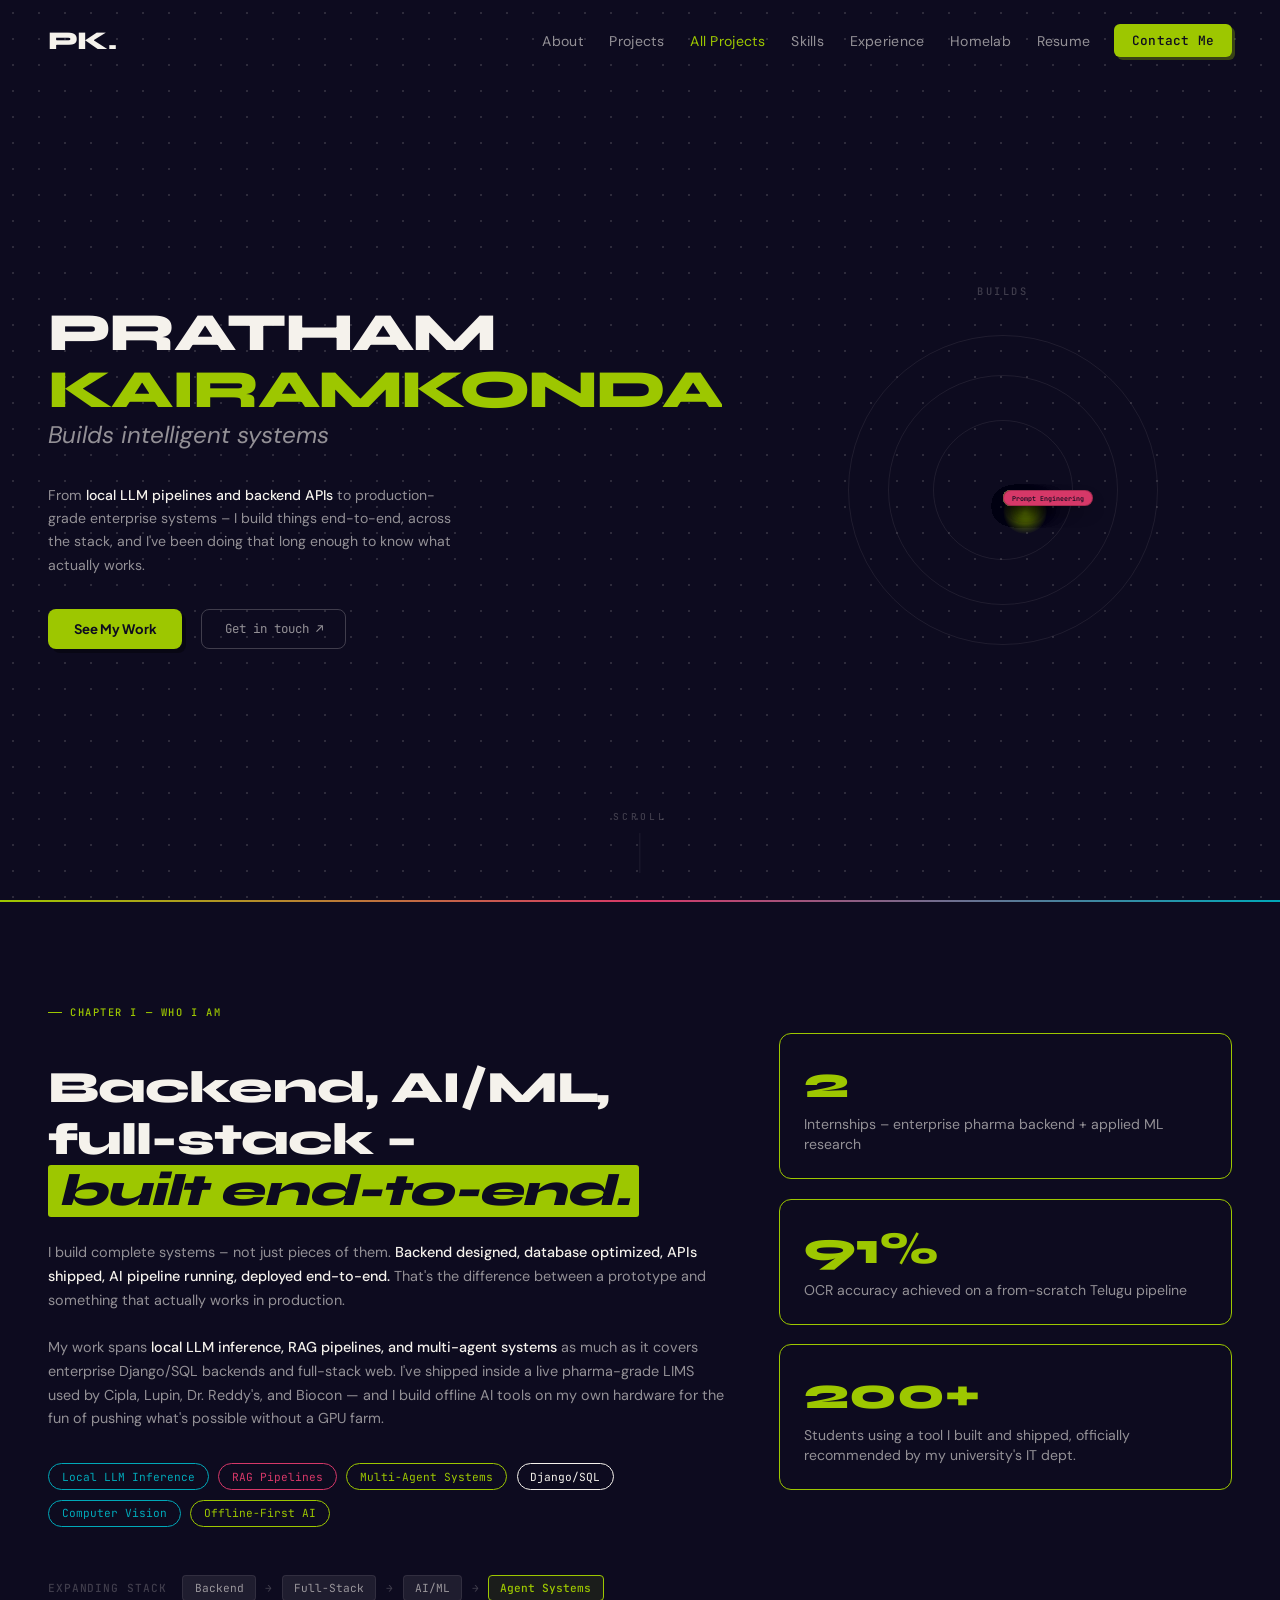
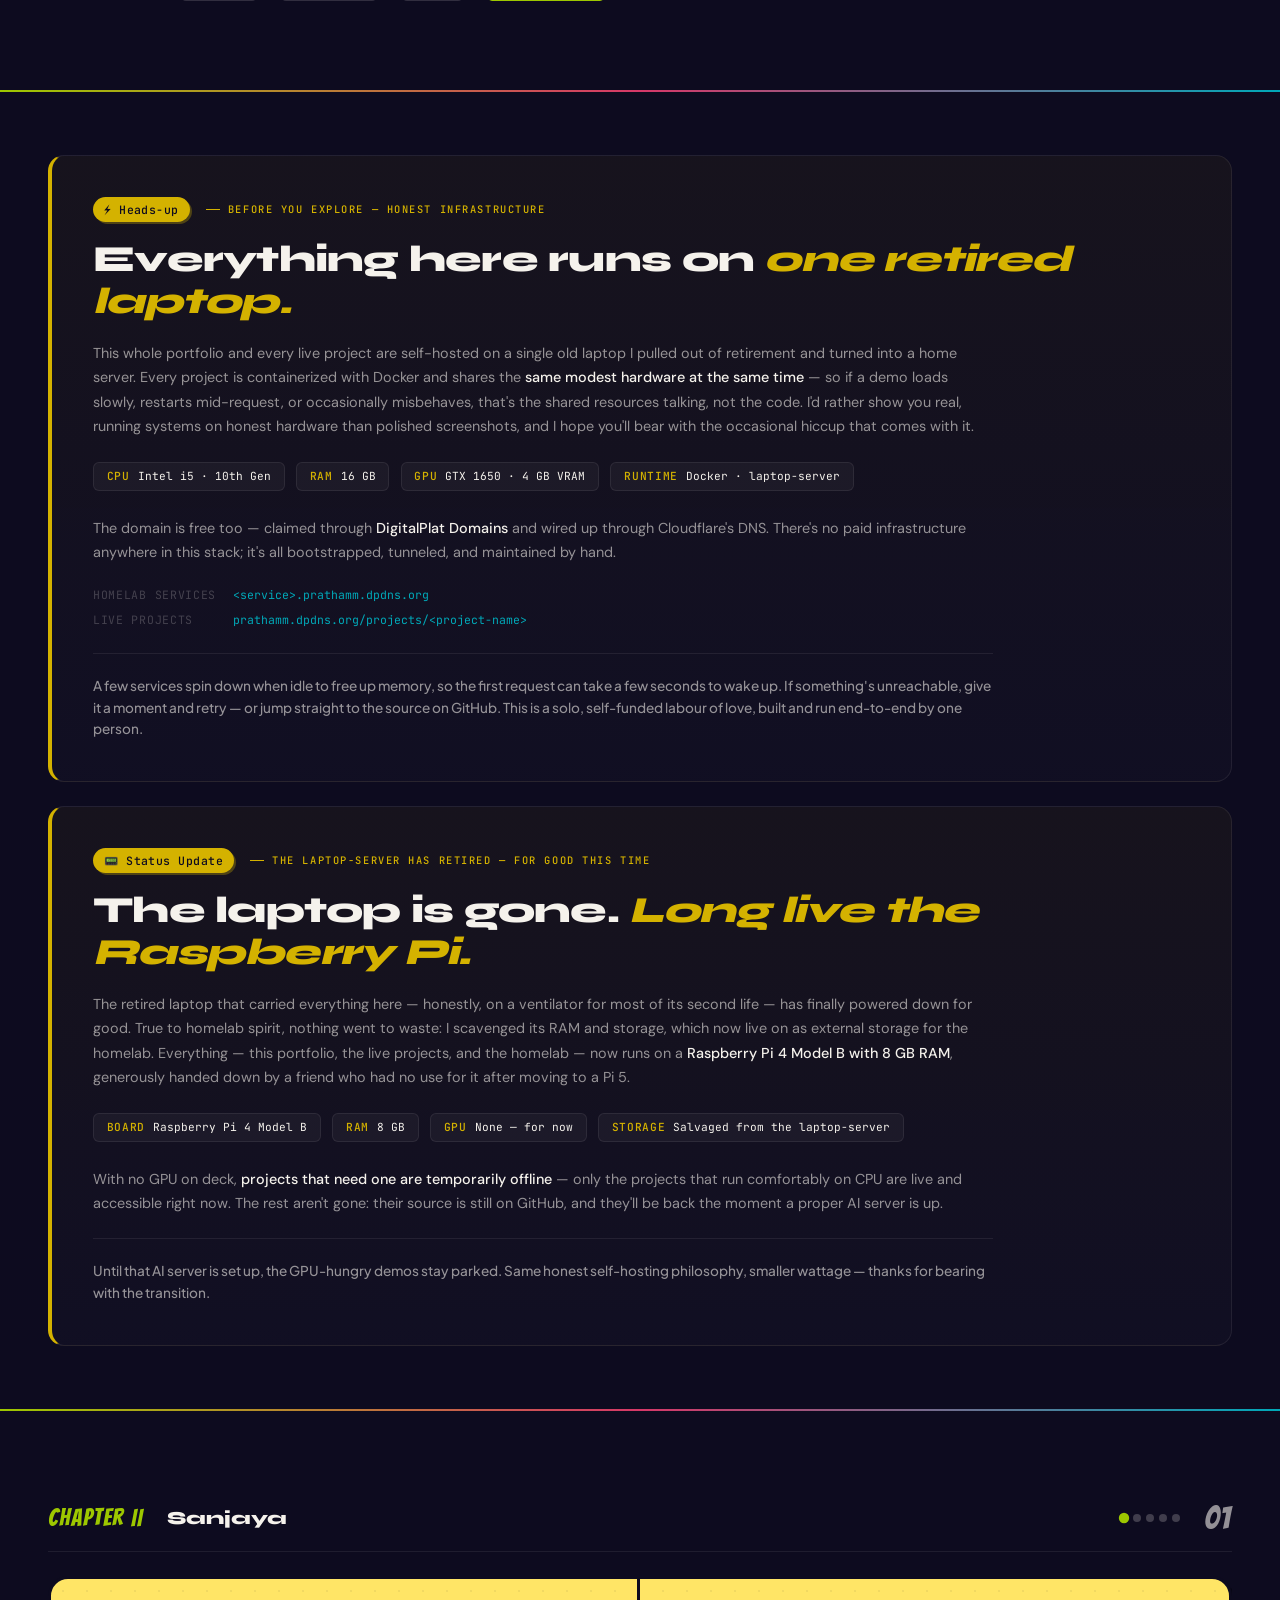
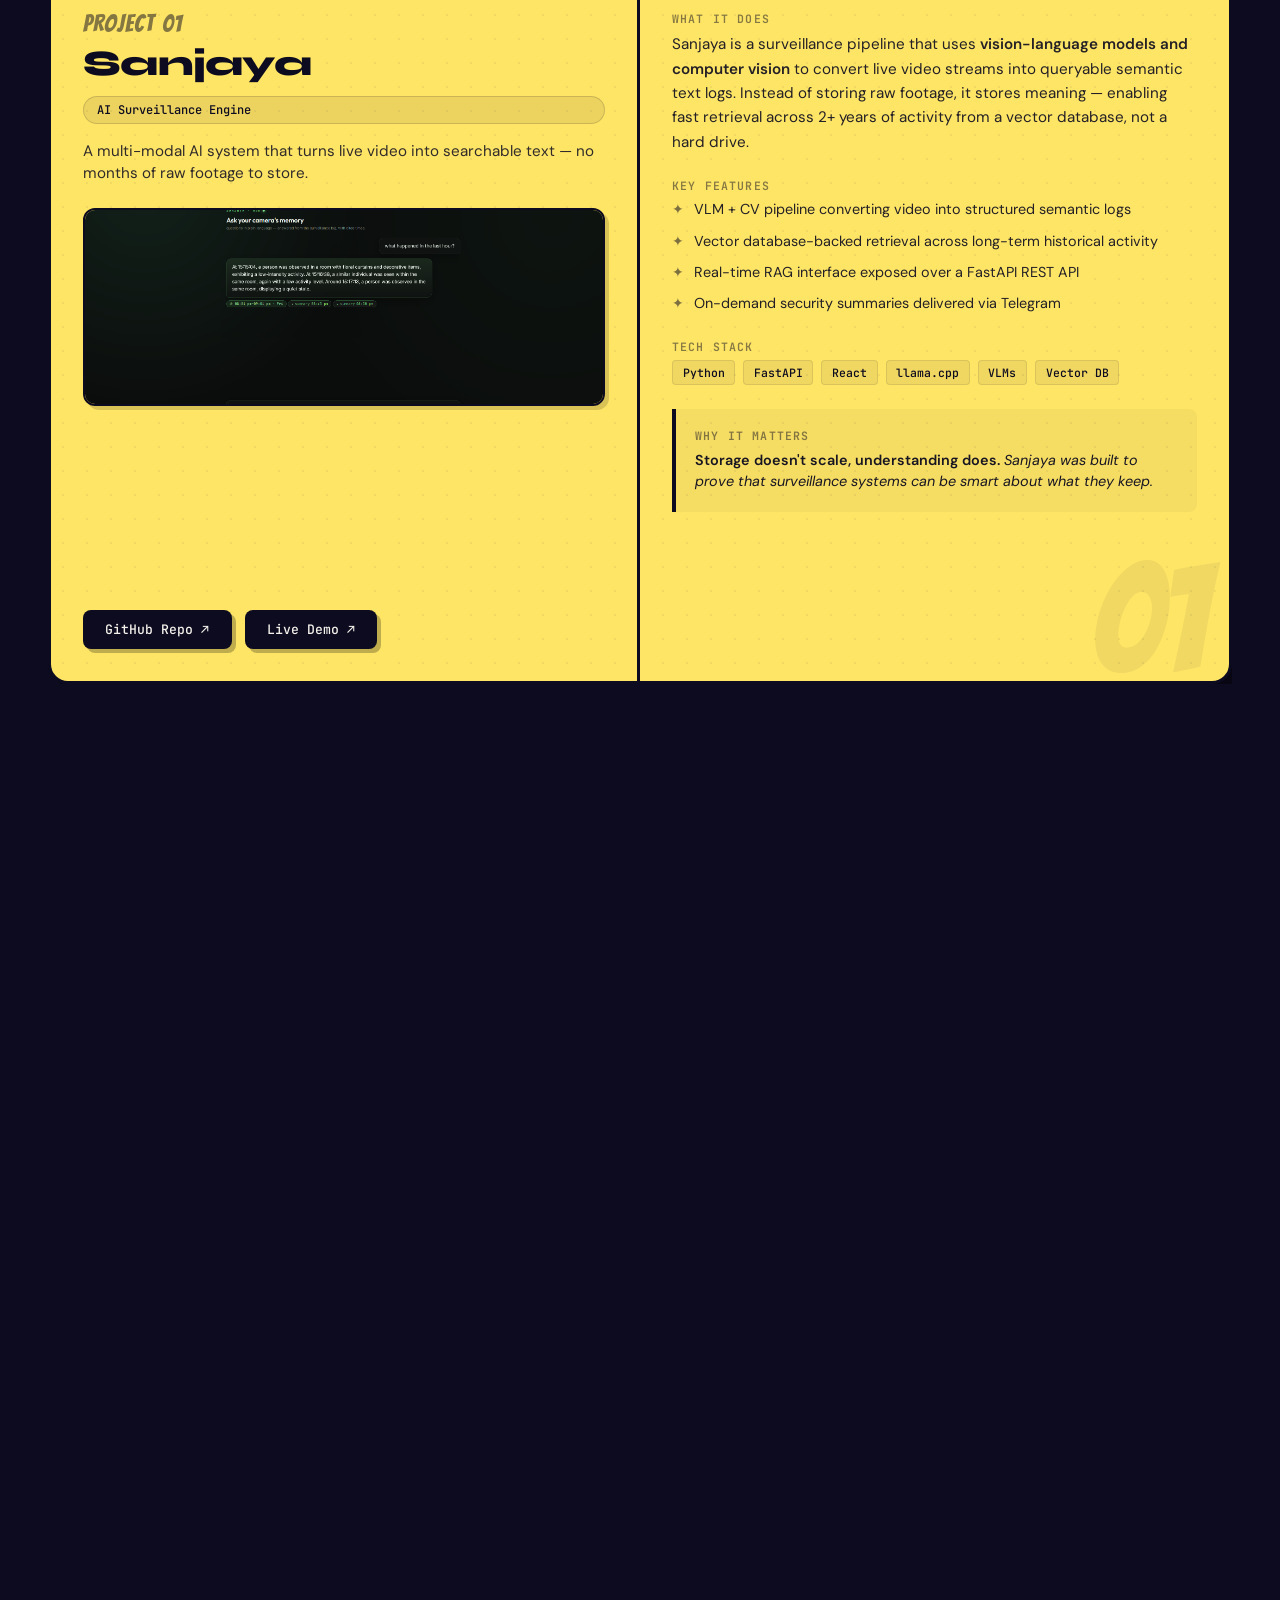
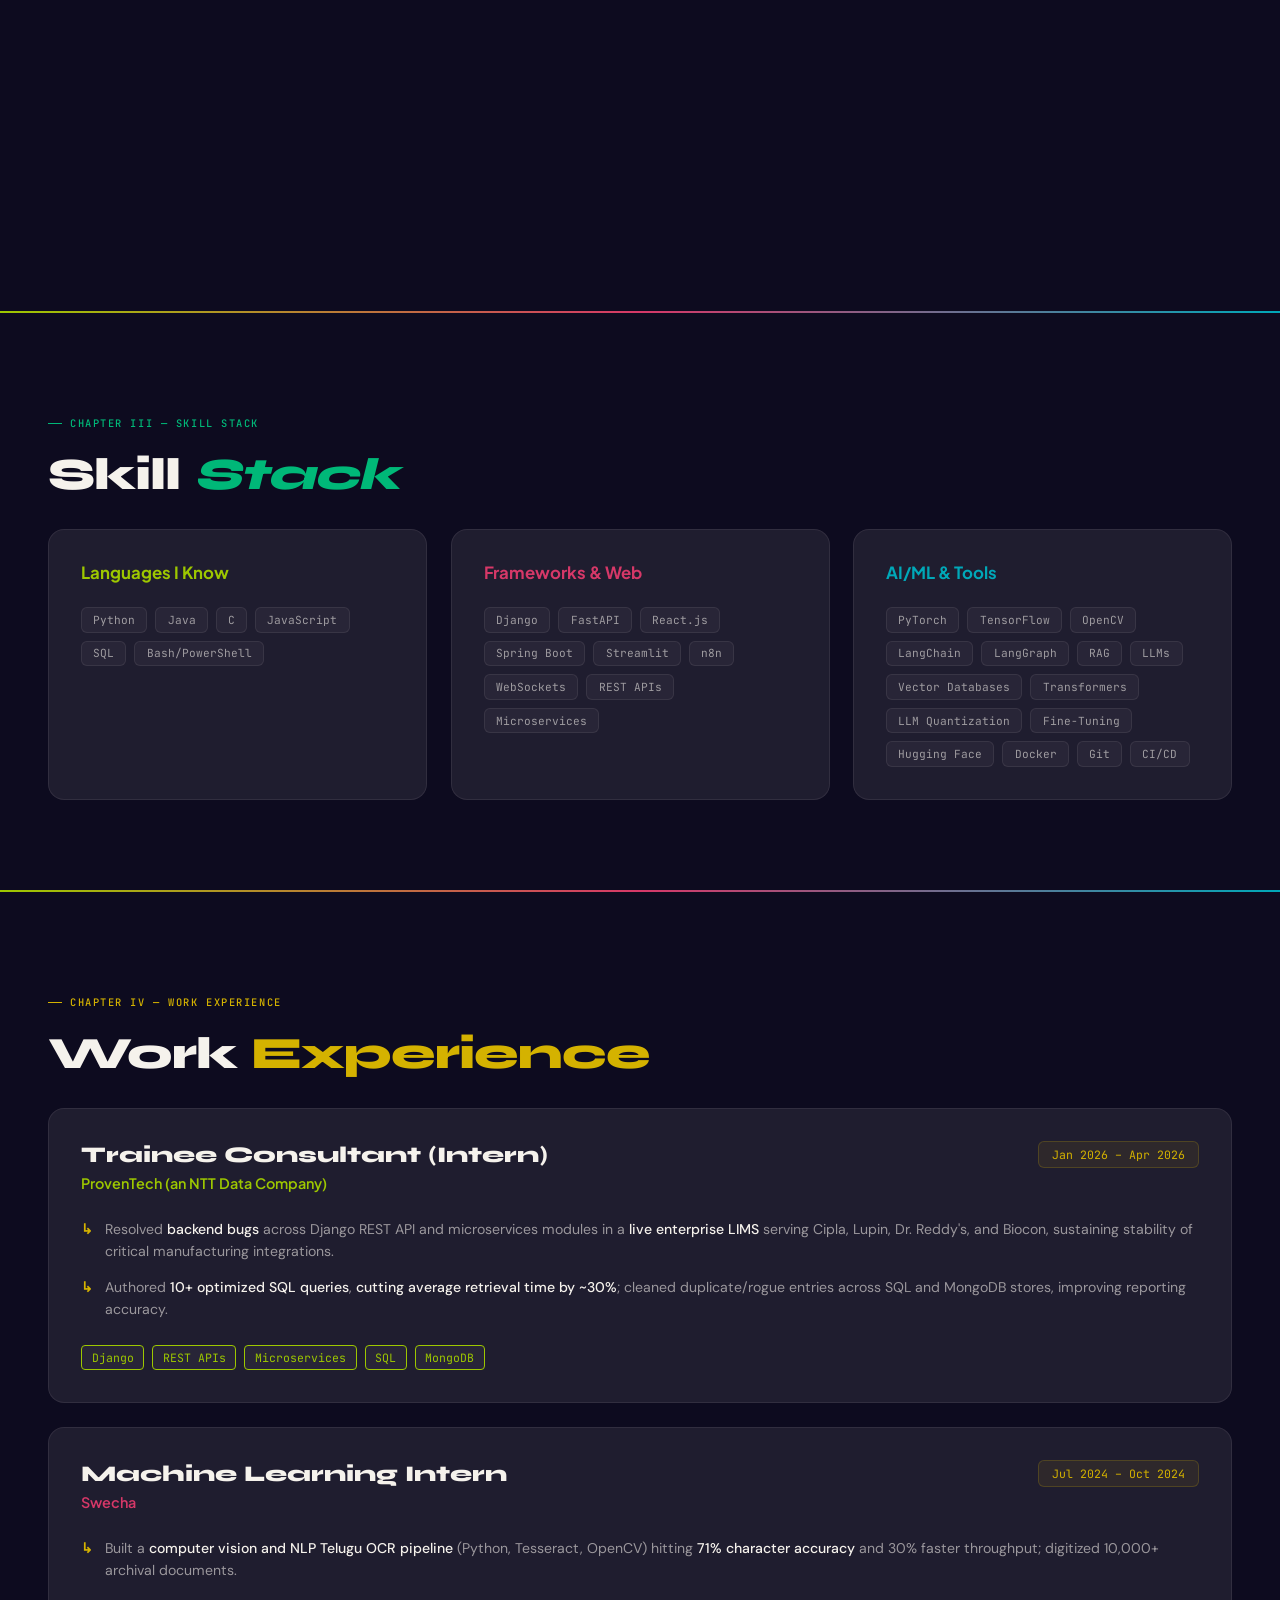
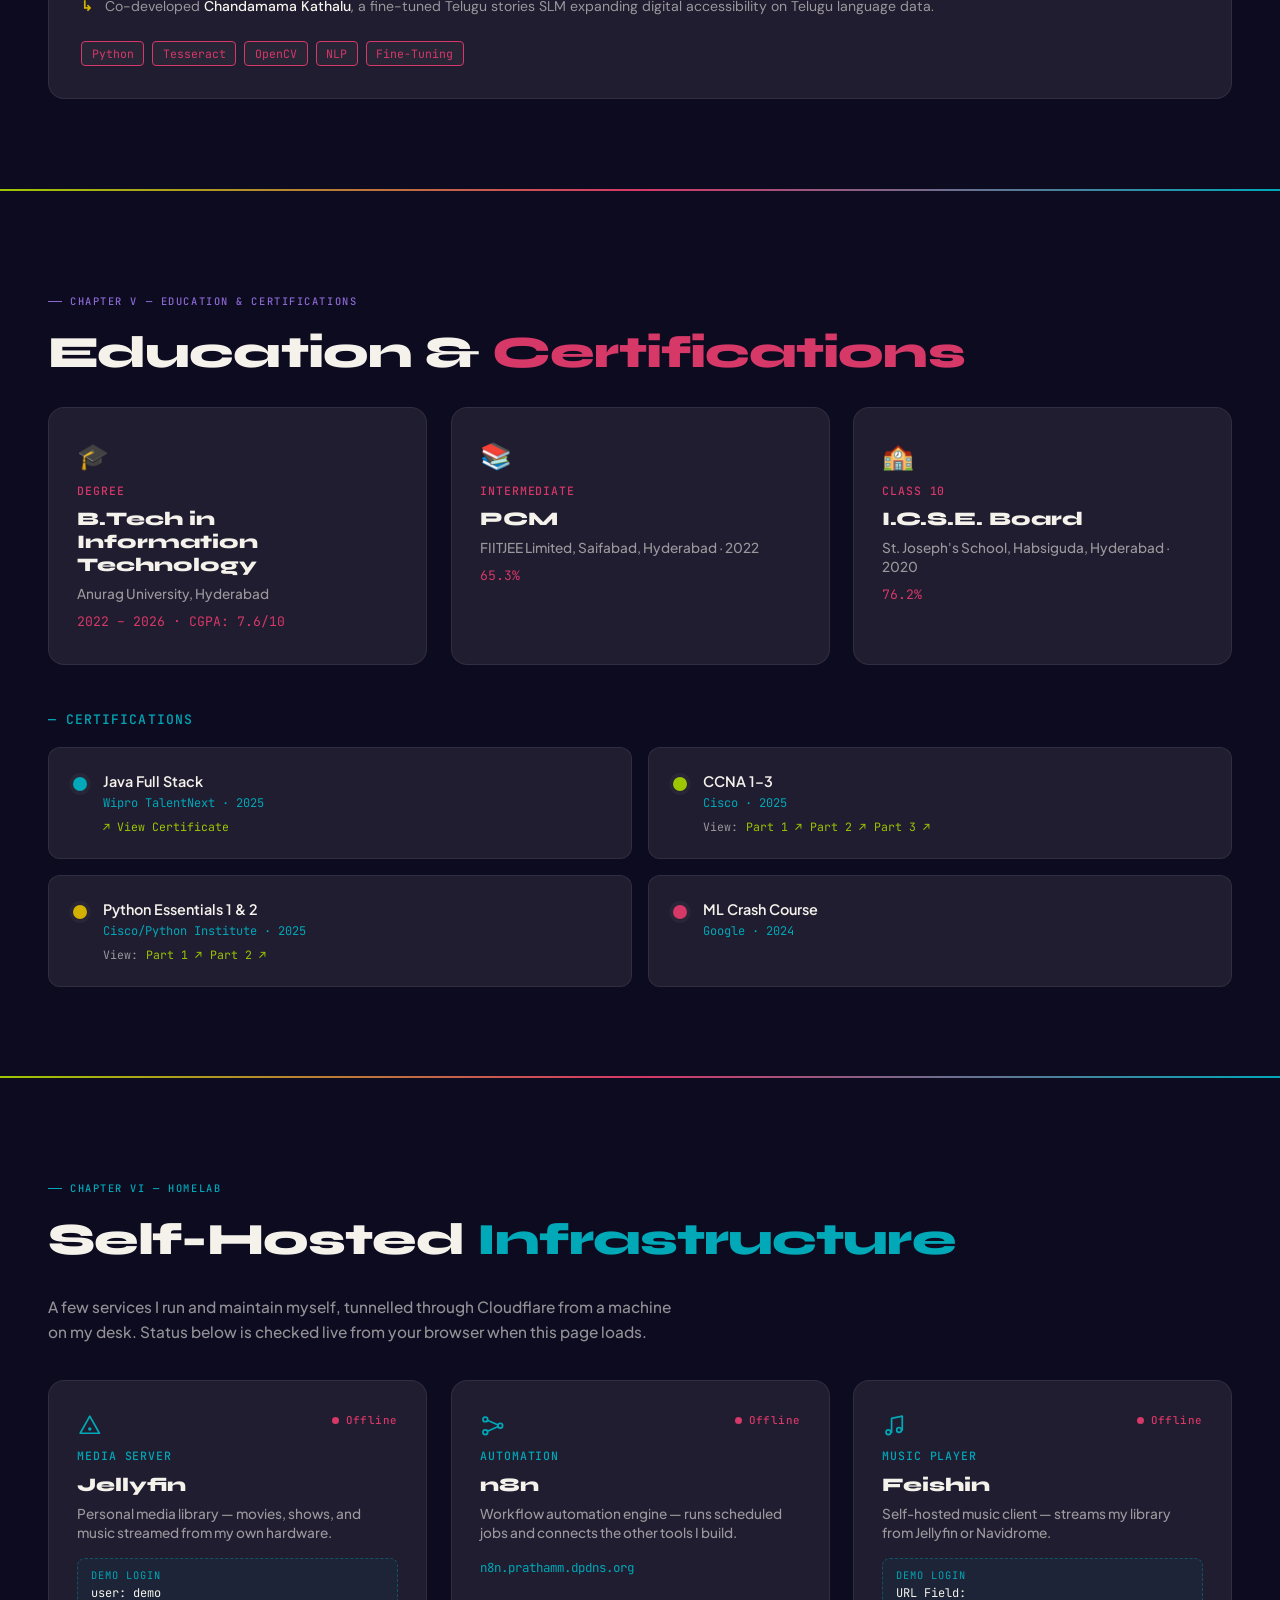
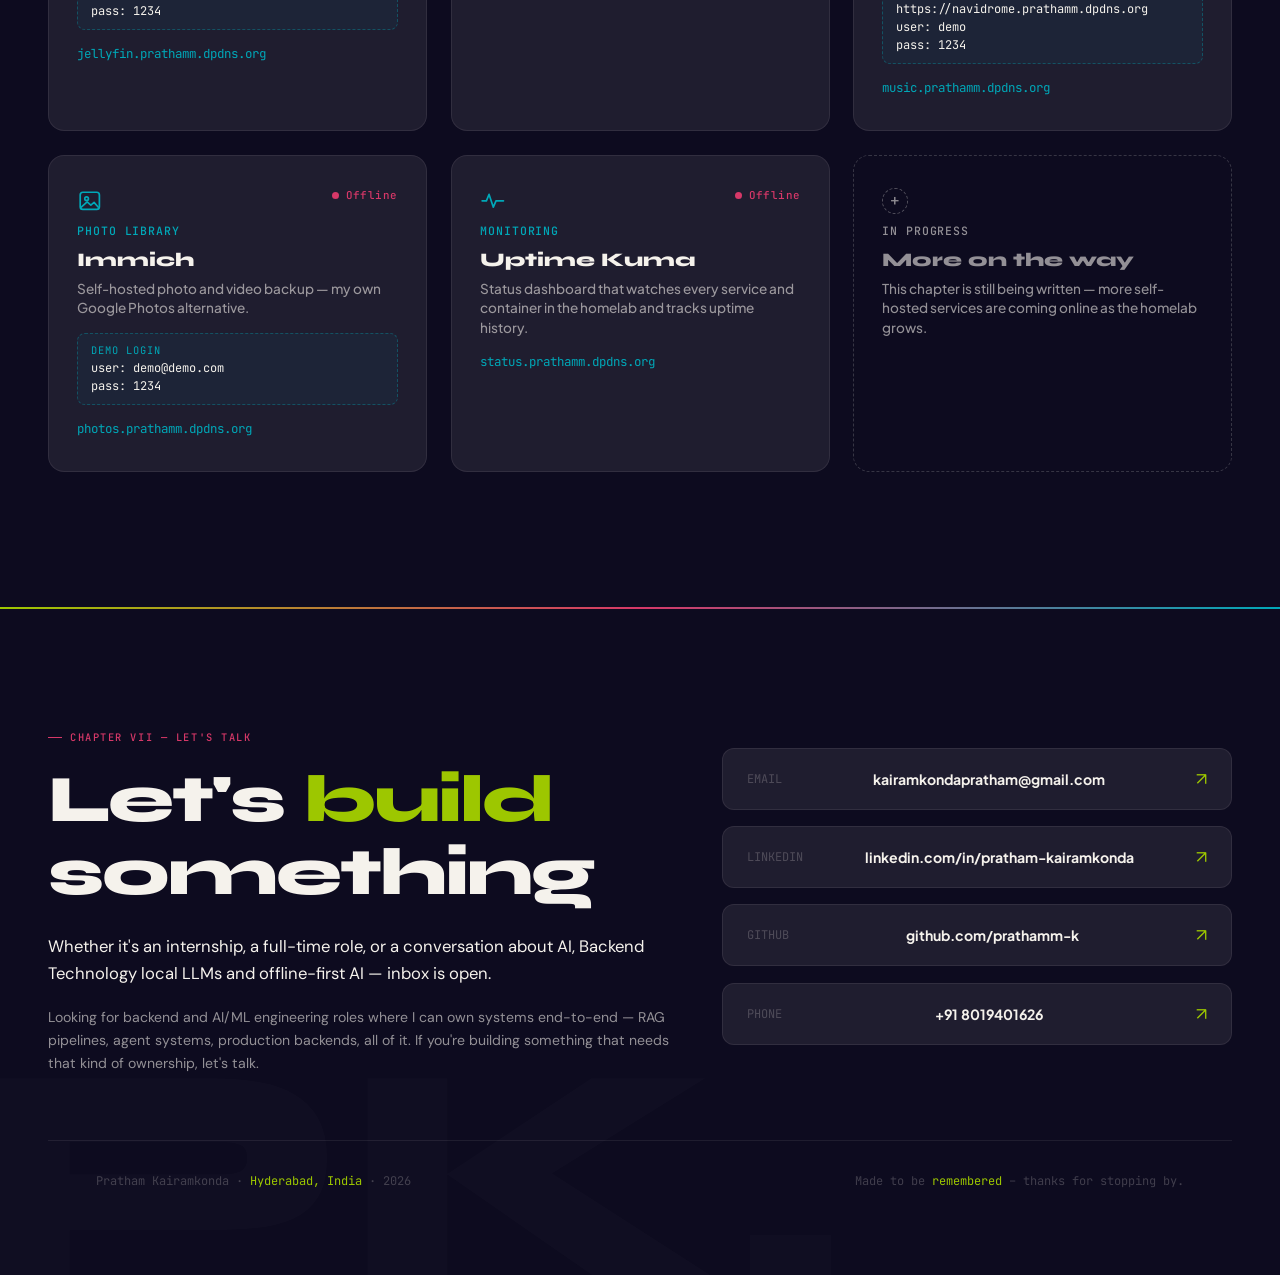
<file: index.html>
<!DOCTYPE html>
<html lang="en">

<head>
  <meta charset="UTF-8">
  <meta name="viewport" content="width=device-width, initial-scale=1.0">

  <!-- SEO Meta (spec §13) -->
  <title>Pratham Kairamkonda – Backend &amp; AI/ML Engineer | India</title>
  <meta name="description"
    content="Portfolio of Pratham Kairamkonda — backend and AI/ML engineer building local LLM pipelines, RAG systems, and production backends for enterprise pharma software. Based in Hyderabad, India.">
  <meta name="author" content="Pratham Kairamkonda">
  <meta property="og:title" content="Pratham Kairamkonda – Backend &amp; AI/ML Engineer">
  <meta property="og:type" content="profile">
  <meta property="og:locale" content="en_IN">
  <meta property="og:image" content="og-image.jpg">
  <meta name="geo.placename" content="Hyderabad, Telangana, India">
  <meta name="theme-color" content="#0D0B1F">

  <!-- Favicon (Inline SVG) -->
  <link rel="icon" type="image/svg+xml"
    href="data:image/svg+xml,<svg xmlns='http://www.w3.org/2000/svg' viewBox='0 0 100 100'><rect width='100' height='100' rx='20' fill='%230D0B1F'/><text x='50' y='65' font-family='sans-serif' font-weight='bold' font-size='48' fill='%239DC700' text-anchor='middle'>PK.</text></svg>">

  <!-- Google Fonts (spec §1) -->
  <link rel="preconnect" href="https://fonts.googleapis.com">
  <link rel="preconnect" href="https://fonts.gstatic.com" crossorigin>
  <link
    href="https://fonts.googleapis.com/css2?family=Bangers&family=DM+Sans:ital,opsz,wght@0,9..40,300;0,9..40,400;0,9..40,500;1,9..40,300;1,9..40,400;1,9..40,500&family=JetBrains+Mono:wght@400;500&family=Plus+Jakarta+Sans:wght@600;700;800&family=Syne:wght@800&display=swap"
    rel="stylesheet">

  <!-- Stylesheet -->
  <link rel="stylesheet" href="style.css">
</head>

<body>

  <!-- Fixed background canvas/grid layer, z-index:0 (spec §3) -->
  <div id="bgc"></div>

  <!-- Custom cursor dot + ring (spec §4.1) -->
  <div id="cd"></div>
  <div id="cr"></div>

  <!-- Invisible SVG displacement-lens filter for the cursor ring -->
  <svg width="0" height="0" style="position:absolute" aria-hidden="true" focusable="false">
    <filter id="cr-lens" x="0" y="0" width="100%" height="100%">
      <feImage id="cr-lens-map" href="" result="map" x="0" y="0" width="100%" height="100%" preserveAspectRatio="none" />
      <feDisplacementMap in="SourceGraphic" in2="map" scale="12" xChannelSelector="R" yChannelSelector="G" />
    </filter>
  </svg>

  <!-- Top scroll-progress bar (spec §4.2) -->
  <div id="pb"></div>

  <!-- Navigation (spec §4.3) -->
  <nav>
    <a href="#hero" class="nav-logo">PK.</a>
    <div class="nav-links">
      <a href="#about">About</a>
      <a href="#proj-wrap">Projects</a>
      <a href="/projects" class="nav-all-proj">All Projects</a>
      <a href="#skills">Skills</a>
      <a href="#experience">Experience</a>
      <a href="#homelab">Homelab</a>
      <button type="button" class="nav-doc-link" data-doc="resume" data-doc-url="resume.pdf"
        data-doc-title="Pratham Kairamkonda — Resume">Resume</button>
    </div>
    <a href="#contact" class="nav-cta">Contact Me</a>
    <button class="hamburger" aria-label="Menu" aria-expanded="false">
      <span></span><span></span><span></span>
    </button>
  </nav>

  <!-- Fullscreen mobile menu (spec §4.3) -->
  <div class="mmenu">
    <a href="#about" class="mmenu-link">About</a>
    <a href="#proj-wrap" class="mmenu-link">Projects</a>
    <a href="/projects" class="mmenu-link">All Projects</a>
    <a href="#skills" class="mmenu-link">Skills</a>
    <a href="#experience" class="mmenu-link">Experience</a>
    <button type="button" class="mmenu-link mmenu-doc-link" data-doc="resume" data-doc-url="resume.pdf"
      data-doc-title="Pratham Kairamkonda — Resume">Resume</button>
    <a href="#contact" class="mmenu-link">Contact Me</a>
  </div>

  <!-- ============================================================ -->
  <!-- HERO (spec §5) -->
  <!-- ============================================================ -->
  <section id="hero">
    <div class="hero-inner">

      <!-- Left column: name + text + buttons -->
      <div class="hero-text">
        <div class="hero-name">
          <div class="name-clip"><span class="nl nl1">PRATHAM</span></div>
          <div class="name-clip"><span class="nl nl2">KAIRAMKONDA</span></div>
          <div class="name-clip"><span class="nl nl3">Builds intelligent systems</span></div>
        </div>
        <p class="hero-sub">From <strong>local LLM pipelines and backend APIs</strong> to production-grade enterprise
          systems – I build things end-to-end, across the stack, and I've been doing that long enough to know what
          actually works.</p>
        <div class="hero-btns">
          <a href="#proj-wrap" class="btn-pri">See My Work</a>
          <a href="#contact" class="btn-sec">Get in touch ↗</a>
        </div>
      </div>

      <!-- Right column: orbit scene -->
      <div class="hero-orbit-wrap">
        <span class="orbit-label">BUILDS</span>
        <div class="orbit-scene">
          <!-- Pulsing center glow -->
          <div class="orbit-center"></div>
          <!-- 3 concentric rotating guide rings -->
          <div class="or or1"></div>
          <div class="or or2"></div>
          <div class="or or3"></div>

          <!-- Inner ring: 4 pills, 18s orbit, radius 70px -->
          <div class="kw-pill" style="--angle:0deg;--r:70px;animation-duration:18s;background:#9DC700">Python</div>
          <div class="kw-pill" style="--angle:90deg;--r:70px;animation-duration:18s;background:#D63868">Django</div>
          <div class="kw-pill" style="--angle:180deg;--r:70px;animation-duration:18s;background:#00A8B8">FastAPI</div>
          <div class="kw-pill" style="--angle:270deg;--r:70px;animation-duration:18s;background:#D4B200">React</div>

          <!-- Mid ring: 5 pills, 26s orbit, radius 115px -->
          <div class="kw-pill" style="--angle:0deg;--r:115px;animation-duration:26s;background:#8B68D4">SQL</div>
          <div class="kw-pill" style="--angle:72deg;--r:115px;animation-duration:26s;background:#00B878">LangChain</div>
          <div class="kw-pill" style="--angle:144deg;--r:115px;animation-duration:26s;background:#9DC700">LangGraph
          </div>
          <div class="kw-pill" style="--angle:216deg;--r:115px;animation-duration:26s;background:#D63868">RAG</div>
          <div class="kw-pill" style="--angle:288deg;--r:115px;animation-duration:26s;background:#00A8B8">LLMs</div>

          <!-- Outer ring: 5 pills, 34s orbit, radius 155px -->
          <div class="kw-pill" style="--angle:0deg;--r:155px;animation-duration:34s;background:#D4B200">PyTorch</div>
          <div class="kw-pill" style="--angle:72deg;--r:155px;animation-duration:34s;background:#8B68D4">Docker</div>
          <div class="kw-pill" style="--angle:144deg;--r:155px;animation-duration:34s;background:#00B878">Microservices
          </div>
          <div class="kw-pill" style="--angle:216deg;--r:155px;animation-duration:34s;background:#9DC700">Vector DB
          </div>
          <div class="kw-pill" style="--angle:288deg;--r:155px;animation-duration:34s;background:#D63868">Prompt
            Engineering</div>
        </div>
      </div>

    </div>

    <!-- Scroll indicator -->
    <div class="scroll-ind">
      <span class="scroll-text">Scroll</span>
      <div class="scroll-line">
        <div class="scroll-dot"></div>
      </div>
    </div>
  </section>

  <div class="rdiv"></div>

  <!-- ============================================================ -->
  <!-- ABOUT (spec §6) — Chapter I -->
  <!-- ============================================================ -->
  <section id="about" aria-label="About Me">
    <div class="about-inner">
      <!-- Left column: text content -->
      <div class="about-text">
        <div class="chapter-label rv">Chapter I — Who I Am</div>
        <h2 class="about-heading rv" data-d="1">Backend, AI/ML, full-stack – <span class="hl">built end-to-end.</span>
        </h2>
        <p class="about-p rv" data-d="2">I build complete systems – not just pieces of them. <strong>Backend designed,
            database optimized, APIs shipped, AI pipeline running, deployed end-to-end.</strong> That's the difference
          between a prototype and something that actually works in production.</p>
        <p class="about-p rv" data-d="2">My work spans <strong>local LLM inference, RAG pipelines, and multi-agent
            systems</strong> as much as it covers enterprise Django/SQL backends and full-stack web. I've shipped inside
          a live pharma-grade LIMS used by Cipla, Lupin, Dr. Reddy's, and Biocon — and I build offline AI tools on my
          own hardware for the fun of pushing what's possible without a GPU farm.</p>

        <div class="about-chips rv" data-d="3">
          <span class="chip cy">Local LLM Inference</span>
          <span class="chip pk">RAG Pipelines</span>
          <span class="chip lm">Multi-Agent Systems</span>
          <span class="chip wh">Django/SQL</span>
          <span class="chip cy">Computer Vision</span>
          <span class="chip lm">Offline-First AI</span>
        </div>

        <div class="evolution-row rv" data-d="4">
          <span class="es-label">Expanding Stack</span>
          <span class="es-step">Backend</span>
          <span class="es-arrow">→</span>
          <span class="es-step">Full-Stack</span>
          <span class="es-arrow">→</span>
          <span class="es-step">AI/ML</span>
          <span class="es-arrow">→</span>
          <span class="es-step now">Agent Systems</span>
        </div>
      </div>

      <!-- Right column: stats cards -->
      <div class="about-stats">
        <div class="stat-card rv">
          <div class="stat-num">2</div>
          <div class="stat-label">Internships – enterprise pharma backend + applied ML research</div>
        </div>
        <div class="stat-card rv" data-d="1">
          <div class="stat-num">91%</div>
          <div class="stat-label">OCR accuracy achieved on a from-scratch Telugu pipeline</div>
        </div>
        <div class="stat-card rv" data-d="2">
          <div class="stat-num">200+</div>
          <div class="stat-label">Students using a tool I built and shipped, officially recommended by my university's
            IT dept.</div>
        </div>
      </div>
    </div>
  </section>

  <div class="rdiv"></div>

  <!-- ============================================================ -->
  <!-- INFRASTRUCTURE NOTE — read before exploring the projects -->
  <!-- ============================================================ -->
  <section id="infra-note" aria-label="A note on infrastructure">
    <div class="note-card rv">
      <div class="note-head">
        <span class="note-badge">⚡ Heads-up</span>
        <div class="chapter-label note-label">Before You Explore — Honest Infrastructure</div>
      </div>
      <h2 class="note-heading rv" data-d="1">Everything here runs on <span class="note-hl">one retired laptop.</span></h2>

      <p class="note-p rv" data-d="2">This whole portfolio and every live project are self-hosted on a single old
        laptop I pulled out of retirement and turned into a home server. Every project is containerized with Docker and
        shares the <strong>same modest hardware at the same time</strong> — so if a demo loads slowly, restarts
        mid-request, or occasionally misbehaves, that's the shared resources talking, not the code. I'd rather show you
        real, running systems on honest hardware than polished screenshots, and I hope you'll bear with the occasional
        hiccup that comes with it.</p>

      <div class="note-specs rv" data-d="2">
        <span class="note-spec"><span class="ns-k">CPU</span> Intel i5 · 10th Gen</span>
        <span class="note-spec"><span class="ns-k">RAM</span> 16 GB</span>
        <span class="note-spec"><span class="ns-k">GPU</span> GTX 1650 · 4 GB VRAM</span>
        <span class="note-spec"><span class="ns-k">RUNTIME</span> Docker · laptop-server</span>
      </div>

      <p class="note-p rv" data-d="3">The domain is free too — claimed through <strong>DigitalPlat Domains</strong>
        and wired up through Cloudflare's DNS. There's no paid infrastructure anywhere in this stack; it's all
        bootstrapped, tunneled, and maintained by hand.</p>

      <div class="note-urls rv" data-d="3">
        <div class="note-url"><span class="nu-k">Homelab services</span><span class="nu-v">&lt;service&gt;.prathamm.dpdns.org</span></div>
        <div class="note-url"><span class="nu-k">Live projects</span><span class="nu-v">prathamm.dpdns.org/projects/&lt;project-name&gt;</span></div>
      </div>

      <p class="note-foot rv" data-d="4">A few services spin down when idle to free up memory, so the first request can
        take a few seconds to wake up. If something's unreachable, give it a moment and retry — or jump straight to the
        source on GitHub. This is a solo, self-funded labour of love, built and run end-to-end by one person.</p>
    </div>

    <!-- Status update — the laptop-server has passed on; the Pi era begins -->
    <div class="note-card note-card-alt rv" data-d="1" style="margin-top: 1.5rem">
      <div class="note-head">
        <span class="note-badge">📟 Status Update</span>
        <div class="chapter-label note-label">The Laptop-Server Has Retired — For Good This Time</div>
      </div>
      <h2 class="note-heading rv" data-d="1">The laptop is gone. <span class="note-hl">Long live the Raspberry
          Pi.</span></h2>

      <p class="note-p rv" data-d="2">The retired laptop that carried everything here — honestly, on a ventilator for
        most of its second life — has finally powered down for good. True to homelab spirit, nothing went to waste: I
        scavenged its RAM and storage, which now live on as external storage for the homelab. Everything — this
        portfolio, the live projects, and the homelab — now runs on a <strong>Raspberry Pi 4 Model B with 8 GB
          RAM</strong>, generously handed down by a friend who had no use for it after moving to a Pi 5.</p>

      <div class="note-specs rv" data-d="2">
        <span class="note-spec"><span class="ns-k">BOARD</span> Raspberry Pi 4 Model B</span>
        <span class="note-spec"><span class="ns-k">RAM</span> 8 GB</span>
        <span class="note-spec"><span class="ns-k">GPU</span> None — for now</span>
        <span class="note-spec"><span class="ns-k">STORAGE</span> Salvaged from the laptop-server</span>
      </div>

      <p class="note-p rv" data-d="3">With no GPU on deck, <strong>projects that need one are temporarily
          offline</strong> — only the projects that run comfortably on CPU are live and accessible right now. The rest
        aren't gone: their source is still on GitHub, and they'll be back the moment a proper AI server is up.</p>

      <p class="note-foot rv" data-d="4">Until that AI server is set up, the GPU-hungry demos stay parked. Same honest
        self-hosting philosophy, smaller wattage — thanks for bearing with the transition.</p>
    </div>
  </section>

  <div class="rdiv"></div>

  <!-- ============================================================ -->
  <!-- PROJECTS (spec §7) — Chapter II — NOT a <section> -->
  <!-- ============================================================ -->
  <div id="proj-wrap">
    <div id="proj-sticky">
      <!-- HUD top bar -->
      <div class="proj-hud">
        <div class="phud-left">
          <span class="phud-chapter">Chapter II</span>
          <span class="phud-title">Sanjaya</span>
        </div>
        <div class="phud-right">
          <div class="phud-dots">
            <span class="phud-dot on"></span>
            <span class="phud-dot"></span>
            <span class="phud-dot"></span>
            <span class="phud-dot"></span>
            <span class="phud-dot"></span>
          </div>
          <span class="phud-counter">01</span>
        </div>
      </div>

      <!-- Cards Area -->
      <div class="cards-area">
        <!-- Project 01: Sanjaya -->
        <div class="pcard p1 active">
          <div class="cwm">01</div>
          <div class="pcl">
            <div>
              <div class="pc-num">PROJECT 01</div>
              <h3 class="pc-title">Sanjaya</h3>
              <div class="pc-type">AI Surveillance Engine</div>
              <p class="pc-one-liner">A multi-modal AI system that turns live video into searchable text — no months of
                raw footage to store.</p>
            </div>
            <div class="pc-img-box">
              <img src="assets/Project-1-Sanjaya.png" alt="Sanjaya System Architecture" class="pc-img" loading="lazy"
                onerror="this.style.display='none'; this.nextElementSibling.style.display='flex';">
              <div class="pc-placeholder-img" style="background-color:rgba(13,11,31,0.05); display:none;">
                <span>[ Sanjaya System Architecture ]</span>
              </div>
            </div>
            <div class="pc-btn-row">
              <a href="https://github.com/prathamm-k/Sanjaya" target="_blank" rel="noopener noreferrer" class="pc-btn">GitHub
                Repo ↗</a>
              <a href="https://prathamm.dpdns.org/projects/sanjaya" target="_blank" rel="noopener noreferrer" class="pc-btn">Live Demo
                ↗</a>
            </div>
          </div>
          <div class="pcr">
            <div>
              <span class="pcr-label">What it does</span>
              <p class="pcr-desc">Sanjaya is a surveillance pipeline that uses <strong>vision-language models and
                  computer vision</strong> to convert live video streams into queryable semantic text logs. Instead of
                storing raw footage, it stores meaning — enabling fast retrieval across 2+ years of activity from a
                vector database, not a hard drive.</p>
            </div>
            <div>
              <span class="pcr-label">Key Features</span>
              <ul class="pcr-features">
                <li>VLM + CV pipeline converting video into structured semantic logs</li>
                <li>Vector database-backed retrieval across long-term historical activity</li>
                <li>Real-time RAG interface exposed over a FastAPI REST API</li>
                <li>On-demand security summaries delivered via Telegram</li>
              </ul>
            </div>
            <div>
              <span class="pcr-label">Tech Stack</span>
              <div class="pcr-chips">
                <span class="pcr-chip">Python</span>
                <span class="pcr-chip">FastAPI</span>
                <span class="pcr-chip">React</span>
                <span class="pcr-chip">llama.cpp</span>
                <span class="pcr-chip">VLMs</span>
                <span class="pcr-chip">Vector DB</span>
              </div>
            </div>
            <div class="pcr-why">
              <span class="pcr-label">Why it matters</span>
              <p class="pcr-why-text"><strong>Storage doesn't scale, understanding does.</strong> Sanjaya was built to
                prove that surveillance systems can be smart about what they keep.</p>
            </div>
          </div>
        </div>

        <!-- Project 02: VocalNote -->
        <div class="pcard p2 future">
          <div class="pcl">
            <div>
              <div class="cwm">02</div>
              <div class="pc-num">PROJECT 02</div>
              <h3 class="pc-title">VocalNote</h3>
              <div class="pc-type">AI PDF-to-Podcast Converter</div>
              <p class="pc-one-liner">Turns any PDF into a narrated podcast, fully offline — no cloud, no GPU required.
              </p>
            </div>
            <div class="pc-img-box">
              <img src="assets/Project-2.png" alt="VocalNote Pipeline Layout" class="pc-img" loading="lazy"
                onerror="this.style.display='none'; this.nextElementSibling.style.display='flex';">
              <div class="pc-placeholder-img" style="background-color:rgba(13,11,31,0.05); display:none;">
                <span>[ VocalNote Pipeline Layout ]</span>
              </div>
            </div>
            <div class="pc-btn-row">
              <a href="https://github.com/prathamm-k/VocalNote" target="_blank" rel="noopener noreferrer"
                class="pc-btn">GitHub Repo ↗</a>
              <a href="https://prathamm.dpdns.org/projects/vocalnote/" target="_blank" rel="noopener noreferrer"
                class="pc-btn">Live Demo
                ↗</a>
            </div>
          </div>
          <div class="pcr">
            <div>
              <span class="pcr-label">What it does</span>
              <p class="pcr-desc">VocalNote is an end-to-end pipeline that converts PDFs into natural-sounding audio
                using <strong>local LLM inference and Kokoro TTS</strong> — entirely on-device. Officially recommended
                by my university's IT department, it was adopted by 200+ students within two weeks of release.</p>
            </div>
            <div>
              <span class="pcr-label">Key Features</span>
              <ul class="pcr-features">
                <li>Fully offline pipeline — zero cloud calls, zero API costs</li>
                <li>Local LLM inference + prompt engineering for natural narration structure</li>
                <li>Real-time audio generation optimized for consumer hardware, no GPU needed</li>
                <li>Adopted university-wide within 2 weeks of launch</li>
              </ul>
            </div>
            <div>
              <span class="pcr-label">Tech Stack</span>
              <div class="pcr-chips">
                <span class="pcr-chip">Python</span>
                <span class="pcr-chip">FastAPI</span>
                <span class="pcr-chip">React</span>
                <span class="pcr-chip">Kokoro TTS</span>
                <span class="pcr-chip">llama.cpp</span>
              </div>
            </div>
            <div class="pcr-why">
              <span class="pcr-label">Why it matters</span>
              <p class="pcr-why-text"><strong>Good tools get adopted, not announced.</strong> 200+ students started
                using this without me pushing it — that's the only metric that matters.</p>
            </div>
          </div>
        </div>

        <!-- Project 03: CodeLab -->
        <div class="pcard p3 future">
          <div class="pcl">
            <div>
              <div class="cwm">03</div>
              <div class="pc-num">PROJECT 03</div>
              <h3 class="pc-title">CodeLab</h3>
              <div class="pc-type">Real-Time Collaborative Code Editor</div>
              <p class="pc-one-liner">A shared coding room where you and your team write and run Python together, live.
              </p>
            </div>
            <div class="pc-img-box">
              <img src="assets/Project-3-CodeLab.png" alt="CodeLab Workspace Interface" class="pc-img" loading="lazy"
                onerror="this.style.display='none'; this.nextElementSibling.style.display='flex';">
              <div class="pc-placeholder-img" style="background-color:rgba(13,11,31,0.05); display:none;">
                <span>[ CodeLab Workspace Interface ]</span>
              </div>
            </div>
            <div class="pc-btn-row">
              <a href="https://github.com/prathamm-k/CodeLab-Collaborative-Code-Editor" target="_blank"
                rel="noopener noreferrer" class="pc-btn">GitHub Repo ↗</a>
              <a href="https://prathamm.dpdns.org/projects/codelab/" target="_blank" rel="noopener noreferrer"
                class="pc-btn">Live Demo
                ↗</a>
            </div>
          </div>
          <div class="pcr">
            <div>
              <span class="pcr-label">What it does</span>
              <p class="pcr-desc">CodeLab lets multiple people code together in a shared virtual room with
                <strong>real-time synchronization</strong> powered by Socket.IO. Built with React and CodeMirror, it
                supports live Python execution, syntax highlighting, and user presence — built for pair programming and
                teaching sessions without screen-sharing friction.
              </p>
            </div>
            <div>
              <span class="pcr-label">Key Features</span>
              <ul class="pcr-features">
                <li>Real-time code sync across multiple users in shared rooms</li>
                <li>Live Python execution with an output panel, right in the browser</li>
                <li>User presence indicators with avatars</li>
                <li>Download code as .py files, one click</li>
              </ul>
            </div>
            <div>
              <span class="pcr-label">Tech Stack</span>
              <div class="pcr-chips">
                <span class="pcr-chip">React</span>
                <span class="pcr-chip">Node.js</span>
                <span class="pcr-chip">Express</span>
                <span class="pcr-chip">Socket.IO</span>
                <span class="pcr-chip">CodeMirror</span>
              </div>
            </div>
            <div class="pcr-why">
              <span class="pcr-label">Why it matters</span>
              <p class="pcr-why-text"><strong>Pair programming shouldn't need a screen-share.</strong> CodeLab was built
                to make collaborative coding feel native, not bolted on.</p>
            </div>
          </div>
        </div>

        <!-- Project 04: Telugu-OCR -->
        <div class="pcard p4 future">
          <div class="pcl">
            <div>
              <div class="cwm">04</div>
              <div class="pc-num">PROJECT 04</div>
              <h3 class="pc-title">Telugu-OCR Pipeline</h3>
              <div class="pc-type">Telugu OCR + Fine-Tuned LM</div>
              <p class="pc-one-liner">A from-scratch OCR + LLM pipeline built to make Telugu content digitally
                accessible for Telugu language speakers.</p>
            </div>
            <div class="pc-img-box">
              <img src="assets/Project-4-Telugu-OCR.png" alt="Telugu OCR Pipeline" class="pc-img" loading="lazy"
                onerror="this.style.display='none'; this.nextElementSibling.style.display='flex';">
              <div class="pc-placeholder-img" style="background-color:rgba(13,11,31,0.05); display:none;">
                <span>[ Telugu OCR Pipeline ]</span>
              </div>
            </div>
            <div class="pc-btn-row">
              <a href="https://github.com/prathamm-k/Telugu-OCR" target="_blank" rel="noopener noreferrer"
                class="pc-btn">GitHub Repo ↗</a>
              <a href="https://prathamm.dpdns.org/projects/telugu-ocr" target="_blank" rel="noopener noreferrer" class="pc-btn">Live Demo
                ↗</a>
            </div>
          </div>
          <div class="pcr">
            <div>
              <span class="pcr-label">What it does</span>
              <p class="pcr-desc">Built during my ML internship at Swecha, this project pairs a <strong>computer vision
                  + NLP OCR pipeline</strong> (hitting 71% character accuracy) with Chandamama Kathalu, a fine-tuned
                Telugu language model. Together they digitized 10,000+ archival documents and expanded digital
                accessibility for a massively underserved language community.</p>
            </div>
            <div>
              <span class="pcr-label">Key Features</span>
              <ul class="pcr-features">
                <li>Telugu OCR pipeline using Tesseract + OpenCV, 71% character accuracy</li>
                <li>30% faster throughput over baseline OCR approaches</li>
                <li>10,000+ archival documents digitized</li>
                <li>Co-developed fine-tuned Telugu stories SLM, Chandamama Kathalu, for Telugu language speakers</li>
              </ul>
            </div>
            <div>
              <span class="pcr-label">Tech Stack</span>
              <div class="pcr-chips">
                <span class="pcr-chip">Python</span>
                <span class="pcr-chip">Tesseract</span>
                <span class="pcr-chip">OpenCV</span>
                <span class="pcr-chip">NLP</span>
                <span class="pcr-chip">Fine-Tuning</span>
              </div>
            </div>
            <div class="pcr-why">
              <span class="pcr-label">Why it matters</span>
              <p class="pcr-why-text"><strong>Most AI tooling ignores low-resource languages.</strong> This was built to
                close that gap for Telugu, not work around it.</p>
            </div>
          </div>
        </div>

        <!-- Project 05: Belirix -->
        <div class="pcard p5 future">
          <div class="pcl">
            <div>
              <div class="cwm">05</div>
              <div class="pc-num">PROJECT 05</div>
              <h3 class="pc-title">Belirix</h3>
              <div class="pc-type">Offline Industrial AI Assistant</div>
              <p class="pc-one-liner">A local-first conversational vision assistant that helps hardware technicians
                troubleshoot equipment — no internet required.</p>
            </div>
            <div class="pc-img-box">
              <img src="assets/Project-5-Belirix.png" alt="Belirix Edge Device Deployment" class="pc-img" loading="lazy"
                onerror="this.style.display='none'; this.nextElementSibling.style.display='flex';">
              <div class="pc-placeholder-img" style="background-color:rgba(13,11,31,0.05); display:none;">
                <span>[ Belirix Edge Device Deployment ]</span>
              </div>
            </div>
            <div class="pc-btn-row">
              <a href="https://github.com/prathamm-k/Belirix" target="_blank" rel="noopener noreferrer"
                class="pc-btn">GitHub Repo ↗</a>
              <a href="https://prathamm.dpdns.org/projects/belirix/" target="_blank" rel="noopener noreferrer"
                class="pc-btn">Live
                Demo ↗</a>
            </div>
          </div>
          <div class="pcr">
            <div>
              <span class="pcr-label">What it does</span>
              <p class="pcr-desc">Belirix is an offline image-recognition chatbot built for hardware technicians at BHEL
                Hyderabad. It runs a quantized vision-language model entirely on local hardware, letting technicians
                point a camera at equipment and get conversational, context-aware troubleshooting help — even on a
                factory floor with no internet access.</p>
            </div>
            <div>
              <span class="pcr-label">Key Features</span>
              <ul class="pcr-features">
                <li>Fully offline VLM inference via llama-server, zero cloud dependency</li>
                <li>Real-time conversational interface over server-sent events (SSE streaming)</li>
                <li>Single-container deployment — Docker + Nginx + Supervisord</li>
                <li>Built for industrial environments where connectivity can't be assumed</li>
              </ul>
            </div>
            <div>
              <span class="pcr-label">Tech Stack</span>
              <div class="pcr-chips">
                <span class="pcr-chip">VLM</span>
                <span class="pcr-chip">FastAPI</span>
                <span class="pcr-chip">React</span>
                <span class="pcr-chip">Docker</span>
                <span class="pcr-chip">Nginx</span>
              </div>
            </div>
            <div class="pcr-why">
              <span class="pcr-label">Why it matters</span>
              <p class="pcr-why-text"><strong>Industrial AI can't depend on a Wi-Fi signal.</strong> Belirix proves a
                capable vision assistant can run entirely on the edge.</p>
            </div>
          </div>
        </div>
      </div>
    </div>
  </div>

  <div class="rdiv"></div>

  <!-- ============================================================ -->
  <!-- SKILLS (spec §8) — Chapter III -->
  <!-- ============================================================ -->
  <section id="skills" aria-label="Skills">
    <div class="chapter-label rv" style="color:var(--mint)">Chapter III — Skill Stack</div>
    <h2 class="skills-heading rv" data-d="1">Skill <em>Stack</em></h2>
    <div class="skills-grid">
      <!-- Languages Card -->
      <div class="sk-card sk-lime rv" data-d="1">
        <h3 class="sk-title">Languages I Know</h3>
        <div class="sk-pills">
          <span class="sk-pill sk-languages">Python</span>
          <span class="sk-pill sk-languages">Java</span>
          <span class="sk-pill sk-languages">C</span>
          <span class="sk-pill sk-languages">JavaScript</span>
          <span class="sk-pill sk-languages">SQL</span>
          <span class="sk-pill sk-languages">Bash/PowerShell</span>
        </div>
      </div>
      <!-- Frameworks Card -->
      <div class="sk-card sk-pink rv" data-d="2">
        <h3 class="sk-title">Frameworks &amp; Web</h3>
        <div class="sk-pills">
          <span class="sk-pill sk-frameworks">Django</span>
          <span class="sk-pill sk-frameworks">FastAPI</span>
          <span class="sk-pill sk-frameworks">React.js</span>
          <span class="sk-pill sk-frameworks">Spring Boot</span>
          <span class="sk-pill sk-frameworks">Streamlit</span>
          <span class="sk-pill sk-frameworks">n8n</span>
          <span class="sk-pill sk-frameworks">WebSockets</span>
          <span class="sk-pill sk-frameworks">REST APIs</span>
          <span class="sk-pill sk-frameworks">Microservices</span>
        </div>
      </div>
      <!-- AI/ML Card -->
      <div class="sk-card sk-cyan rv" data-d="3">
        <h3 class="sk-title">AI/ML &amp; Tools</h3>
        <div class="sk-pills">
          <span class="sk-pill sk-ai">PyTorch</span>
          <span class="sk-pill sk-ai">TensorFlow</span>
          <span class="sk-pill sk-ai">OpenCV</span>
          <span class="sk-pill sk-ai">LangChain</span>
          <span class="sk-pill sk-ai">LangGraph</span>
          <span class="sk-pill sk-ai">RAG</span>
          <span class="sk-pill sk-ai">LLMs</span>
          <span class="sk-pill sk-ai">Vector Databases</span>
          <span class="sk-pill sk-ai">Transformers</span>
          <span class="sk-pill sk-ai">LLM Quantization</span>
          <span class="sk-pill sk-ai">Fine-Tuning</span>
          <span class="sk-pill sk-ai">Hugging Face</span>
          <span class="sk-pill sk-ai">Docker</span>
          <span class="sk-pill sk-ai">Git</span>
          <span class="sk-pill sk-ai">CI/CD</span>
        </div>
      </div>
    </div>
  </section>

  <div class="rdiv"></div>

  <!-- ============================================================ -->
  <!-- EXPERIENCE (spec §9) — Chapter IV -->
  <!-- ============================================================ -->
  <section id="experience" aria-label="Experience">
    <div class="chapter-label rv" style="color:var(--volt)">Chapter IV — Work Experience</div>
    <h2 class="exp-heading rv" data-d="1">Work <span style="color: var(--volt);">Experience</span></h2>
    <div class="exp-list">
      <!-- Card 1 -->
      <div class="exp-card rv" data-d="1">
        <div class="exp-header">
          <div class="exp-title-block">
            <h3 class="exp-role">Trainee Consultant (Intern)</h3>
            <span class="exp-company proven">ProvenTech (an NTT Data Company)</span>
          </div>
          <span class="exp-date">Jan 2026 – Apr 2026</span>
        </div>
        <ul class="exp-bullets">
          <li>Resolved <strong>backend bugs</strong> across Django REST API and microservices modules in a
            <strong>live enterprise LIMS</strong> serving Cipla, Lupin, Dr. Reddy's, and Biocon, sustaining stability of
            critical manufacturing integrations.
          </li>
          <li>Authored <strong>10+ optimized SQL queries</strong>, <strong>cutting average retrieval time by
              ~30%</strong>; cleaned duplicate/rogue entries across SQL and MongoDB stores, improving reporting accuracy.</li>
        </ul>
        <div class="exp-chips">
          <span class="exp-chip proventech">Django</span>
          <span class="exp-chip proventech">REST APIs</span>
          <span class="exp-chip proventech">Microservices</span>
          <span class="exp-chip proventech">SQL</span>
          <span class="exp-chip proventech">MongoDB</span>
        </div>
      </div>

      <!-- Card 2 -->
      <div class="exp-card rv" data-d="2">
        <div class="exp-header">
          <div class="exp-title-block">
            <h3 class="exp-role">Machine Learning Intern</h3>
            <span class="exp-company swecha">Swecha</span>
          </div>
          <span class="exp-date">Jul 2024 – Oct 2024</span>
        </div>
        <ul class="exp-bullets">
          <li>Built a <strong>computer vision and NLP Telugu OCR pipeline</strong> (Python, Tesseract, OpenCV) hitting
            <strong>71% character accuracy</strong> and 30% faster throughput; digitized 10,000+ archival documents.
          </li>
          <li>Co-developed <strong>Chandamama Kathalu</strong>, a fine-tuned Telugu stories SLM expanding digital accessibility
            on Telugu language data.</li>
        </ul>
        <div class="exp-chips">
          <span class="exp-chip swecha">Python</span>
          <span class="exp-chip swecha">Tesseract</span>
          <span class="exp-chip swecha">OpenCV</span>
          <span class="exp-chip swecha">NLP</span>
          <span class="exp-chip swecha">Fine-Tuning</span>
        </div>
      </div>
    </div>
  </section>

  <div class="rdiv"></div>

  <!-- ============================================================ -->
  <!-- EDUCATION & CERTIFICATIONS (spec §10) — Chapter V -->
  <!-- ============================================================ -->
  <section id="education" aria-label="Education and Certifications">
    <div class="chapter-label rv" style="color:var(--lav)">Chapter V — Education &amp; Certifications</div>
    <h2 class="edu-heading rv" data-d="1">Education &amp; <span style="color:var(--pink);">Certifications</span></h2>

    <!-- Top row: 3 education cards -->
    <div class="edu-row">
      <div class="edu-card rv" data-d="1">
        <span class="edu-icon">🎓</span>
        <div class="edu-tier">DEGREE</div>
        <h3 class="edu-degree">B.Tech in Information Technology</h3>
        <div class="edu-institution">Anurag University, Hyderabad</div>
        <div class="edu-details">2022 – 2026 · CGPA: 7.6/10</div>
      </div>
      <div class="edu-card rv" data-d="2">
        <span class="edu-icon">📚</span>
        <div class="edu-tier">INTERMEDIATE</div>
        <h3 class="edu-degree">PCM</h3>
        <div class="edu-institution">FIITJEE Limited, Saifabad, Hyderabad · 2022</div>
        <div class="edu-details">65.3%</div>
      </div>
      <div class="edu-card rv" data-d="3">
        <span class="edu-icon">🏫</span>
        <div class="edu-tier">CLASS 10</div>
        <h3 class="edu-degree">I.C.S.E. Board</h3>
        <div class="edu-institution">St. Joseph's School, Habsiguda, Hyderabad · 2020</div>
        <div class="edu-details">76.2%</div>
      </div>
    </div>

    <!-- Certifications sub-section -->
    <div class="cc-sub-label rv" data-d="1">— CERTIFICATIONS</div>
    <div class="cert-grid">
      <!-- Java Full Stack -->
      <div class="cc-card rv" data-d="1">
        <span class="cc-icon" style="background:var(--cyan)"></span>
        <div class="cc-body">
          <h4 class="cc-title">Java Full Stack</h4>
          <div class="cc-issuer">Wipro TalentNext · 2025</div>
          <a href="certificates/J_250150161_K_Pratham.pdf" target="_blank" rel="noopener noreferrer"
            class="cc-link doc-viewer-link" data-doc-title="Java Full Stack — Wipro TalentNext">↗ View Certificate</a>
        </div>
      </div>
      <!-- CCNA -->
      <div class="cc-card rv" data-d="2">
        <span class="cc-icon" style="background:var(--lime)"></span>
        <div class="cc-body">
          <h4 class="cc-title">CCNA 1–3</h4>
          <div class="cc-issuer">Cisco · 2025</div>
          <div class="cc-links-row">
            <span>View:</span>
            <a href="certificates/certificate-CCNA-1.pdf" target="_blank" rel="noopener noreferrer"
              class="doc-viewer-link" data-doc-title="CCNA 1 — Cisco">Part 1 ↗</a>
            <a href="certificates/certificate-CCNA-2.pdf" target="_blank" rel="noopener noreferrer"
              class="doc-viewer-link" data-doc-title="CCNA 2 — Cisco">Part 2 ↗</a>
            <a href="certificates/certificate-CCNA-3.pdf" target="_blank" rel="noopener noreferrer"
              class="doc-viewer-link" data-doc-title="CCNA 3 — Cisco">Part 3 ↗</a>
          </div>
        </div>
      </div>
      <!-- Python Essentials -->
      <div class="cc-card rv" data-d="3">
        <span class="cc-icon" style="background:var(--volt)"></span>
        <div class="cc-body">
          <h4 class="cc-title">Python Essentials 1 &amp; 2</h4>
          <div class="cc-issuer">Cisco/Python Institute · 2025</div>
          <div class="cc-links-row">
            <span>View:</span>
            <a href="certificates/certificate-python-essentials-1.pdf" target="_blank" rel="noopener noreferrer"
              class="doc-viewer-link" data-doc-title="Python Essentials 1 — Python Institute">Part 1 ↗</a>
            <a href="certificates/certificate-python-essentials-2.pdf" target="_blank" rel="noopener noreferrer"
              class="doc-viewer-link" data-doc-title="Python Essentials 2 — Python Institute">Part 2 ↗</a>
          </div>
        </div>
      </div>
      <!-- ML Crash Course -->
      <div class="cc-card rv" data-d="4">
        <span class="cc-icon" style="background:var(--pink)"></span>
        <div class="cc-body">
          <h4 class="cc-title">ML Crash Course</h4>
          <div class="cc-issuer">Google · 2024</div>
          <!-- No link, static card -->
        </div>
      </div>
    </div>
  </section>

  <div class="rdiv"></div>

  <!-- ============================================================ -->
  <!-- HOMELAB (spec §10.5) — Chapter VI -->
  <!-- ============================================================ -->
  <section id="homelab" aria-label="Homelab">
    <div class="chapter-label rv" style="color:var(--cyan)">Chapter VI — Homelab</div>
    <h2 class="edu-heading rv" data-d="1">Self-Hosted <span style="color:var(--cyan);">Infrastructure</span></h2>
    <p class="hl-sub rv" data-d="2">A few services I run and maintain myself, tunnelled through Cloudflare from a
      machine on my desk. Status below is checked live from your browser when this page loads.</p>

    <div class="hl-row">
      <!-- Jellyfin -->
      <a href="https://jellyfin.prathamm.dpdns.org" target="_blank" rel="noopener noreferrer" class="hl-card rv"
        data-d="1" data-hl-check="https://jellyfin.prathamm.dpdns.org/health">
        <div class="hl-top">
          <span class="hl-icon" aria-hidden="true">
            <svg viewBox="0 0 24 24" fill="none" xmlns="http://www.w3.org/2000/svg">
              <path d="M12 3 3 19h18L12 3Z" stroke="var(--cyan)" stroke-width="1.6" stroke-linejoin="round" />
              <circle cx="12" cy="15" r="1.6" fill="var(--cyan)" />
            </svg>
          </span>
          <span class="hl-status" data-hl-status="jellyfin">
            <span class="hl-dot"></span>
            <span class="hl-status-text">Checking…</span>
          </span>
        </div>
        <div class="hl-tier">MEDIA SERVER</div>
        <h3 class="hl-name">Jellyfin</h3>
        <div class="hl-desc">Personal media library — movies, shows, and music streamed from my own hardware.</div>
        <div class="hl-demo">
          <span class="hl-demo-label">DEMO LOGIN</span>
          <span>user: demo</span>
          <span>pass: 1234</span>
        </div>
        <div class="hl-url">jellyfin.prathamm.dpdns.org</div>
      </a>

      <!-- n8n -->
      <a href="https://n8n.prathamm.dpdns.org" target="_blank" rel="noopener noreferrer" class="hl-card rv" data-d="2"
        data-hl-check="https://n8n.prathamm.dpdns.org/healthz">
        <div class="hl-top">
          <span class="hl-icon" aria-hidden="true">
            <svg viewBox="0 0 24 24" fill="none" xmlns="http://www.w3.org/2000/svg">
              <circle cx="5" cy="6" r="2.2" stroke="var(--cyan)" stroke-width="1.6" />
              <circle cx="19" cy="12" r="2.2" stroke="var(--cyan)" stroke-width="1.6" />
              <circle cx="5" cy="18" r="2.2" stroke="var(--cyan)" stroke-width="1.6" />
              <path d="M7 6.8 17 11.3M7 17.2 17 12.7" stroke="var(--cyan)" stroke-width="1.6" stroke-linecap="round" />
            </svg>
          </span>
          <span class="hl-status" data-hl-status="n8n">
            <span class="hl-dot"></span>
            <span class="hl-status-text">Checking…</span>
          </span>
        </div>
        <div class="hl-tier">AUTOMATION</div>
        <h3 class="hl-name">n8n</h3>
        <div class="hl-desc">Workflow automation engine — runs scheduled jobs and connects the other tools I build.
        </div>
        <div class="hl-url">n8n.prathamm.dpdns.org</div>
      </a>

      <!-- Feishin -->
      <a href="https://music.prathamm.dpdns.org" target="_blank" rel="noopener noreferrer" class="hl-card rv" data-d="3"
        data-hl-check="https://music.prathamm.dpdns.org">
        <div class="hl-top">
          <span class="hl-icon" aria-hidden="true">
            <svg viewBox="0 0 24 24" fill="none" xmlns="http://www.w3.org/2000/svg">
              <path d="M9 18V5l10-2v13" stroke="var(--cyan)" stroke-width="1.6" stroke-linecap="round"
                stroke-linejoin="round" />
              <circle cx="6" cy="18" r="2.2" stroke="var(--cyan)" stroke-width="1.6" />
              <circle cx="16" cy="16" r="2.2" stroke="var(--cyan)" stroke-width="1.6" />
            </svg>
          </span>
          <span class="hl-status" data-hl-status="feishin">
            <span class="hl-dot"></span>
            <span class="hl-status-text">Checking…</span>
          </span>
        </div>
        <div class="hl-tier">MUSIC PLAYER</div>
        <h3 class="hl-name">Feishin</h3>
        <div class="hl-desc">Self-hosted music client — streams my library from Jellyfin or Navidrome.</div>
        <div class="hl-demo">
          <span class="hl-demo-label">DEMO LOGIN</span>
          <span>URL Field: https://navidrome.prathamm.dpdns.org</span>
          <span>user: demo</span>
          <span>pass: 1234</span>
        </div>
        <div class="hl-url">music.prathamm.dpdns.org</div>
      </a>

      <!-- Immich -->
      <a href="https://photos.prathamm.dpdns.org" target="_blank" rel="noopener noreferrer" class="hl-card rv" data-d="3"
        data-hl-check="https://photos.prathamm.dpdns.org/api/server/ping">
        <div class="hl-top">
          <span class="hl-icon" aria-hidden="true">
            <svg viewBox="0 0 24 24" fill="none" xmlns="http://www.w3.org/2000/svg">
              <rect x="3" y="4" width="18" height="16" rx="2.5" stroke="var(--cyan)" stroke-width="1.6" />
              <circle cx="9" cy="10" r="1.7" stroke="var(--cyan)" stroke-width="1.6" />
              <path d="m4 18 5.5-5 3.5 3 3-2.5L20 18" stroke="var(--cyan)" stroke-width="1.6" stroke-linecap="round"
                stroke-linejoin="round" />
            </svg>
          </span>
          <span class="hl-status" data-hl-status="immich">
            <span class="hl-dot"></span>
            <span class="hl-status-text">Checking…</span>
          </span>
        </div>
        <div class="hl-tier">PHOTO LIBRARY</div>
        <h3 class="hl-name">Immich</h3>
        <div class="hl-desc">Self-hosted photo and video backup — my own Google Photos alternative.</div>
        <div class="hl-demo">
          <span class="hl-demo-label">DEMO LOGIN</span>
          <span>user: demo@demo.com</span>
          <span>pass: 1234</span>
        </div>
        <div class="hl-url">photos.prathamm.dpdns.org</div>
      </a>

      <!-- Uptime Kuma -->
      <a href="https://status.prathamm.dpdns.org" target="_blank" rel="noopener noreferrer" class="hl-card rv" data-d="4"
        data-hl-check="https://status.prathamm.dpdns.org/">
        <div class="hl-top">
          <span class="hl-icon" aria-hidden="true">
            <svg viewBox="0 0 24 24" fill="none" xmlns="http://www.w3.org/2000/svg">
              <path d="M2 12h4l2.5-6 4 12 2.5-6H22" stroke="var(--cyan)" stroke-width="1.6" stroke-linecap="round"
                stroke-linejoin="round" />
            </svg>
          </span>
          <span class="hl-status" data-hl-status="uptimekuma">
            <span class="hl-dot"></span>
            <span class="hl-status-text">Checking…</span>
          </span>
        </div>
        <div class="hl-tier">MONITORING</div>
        <h3 class="hl-name">Uptime Kuma</h3>
        <div class="hl-desc">Status dashboard that watches every service and container in the homelab and tracks uptime history.</div>
        <div class="hl-url">status.prathamm.dpdns.org</div>
      </a>

      <!-- Pending slot -->
      <div class="hl-card hl-pending rv" data-d="4">
        <div class="hl-top">
          <span class="hl-icon hl-icon-pending" aria-hidden="true">+</span>
        </div>
        <div class="hl-tier">IN PROGRESS</div>
        <h3 class="hl-name">More on the way</h3>
        <div class="hl-desc">This chapter is still being written — more self-hosted services are coming online as
          the homelab grows.</div>
      </div>
    </div>
  </section>

  <div class="rdiv"></div>

  <!-- ============================================================ -->
  <!-- CONTACT (spec §11) — Chapter VII -->
  <!-- ============================================================ -->
  <section id="contact">
    <div class="ct-wm">PK.</div>
    <div class="contact-layout">
      <!-- Left side: info -->
      <div class="contact-info">
        <div class="chapter-label rv" style="color:var(--pink)">Chapter VII — Let's Talk</div>
        <h2 class="contact-heading rv" data-d="1">Let's <span class="lime">build</span> something</h2>
        <p class="contact-sub rv" data-d="2">Whether it's an internship, a full-time role, or a conversation about AI, Backend Technology local
          LLMs and offline-first AI — inbox is open.</p>
        <p class="contact-body rv" data-d="2">Looking for backend and AI/ML engineering roles where I can own systems
          end-to-end — RAG pipelines, agent systems, production backends, all of it. If you're building something that
          needs that kind of ownership, let's talk.</p>
      </div>

      <!-- Right side: contact rows -->
      <div class="contact-list">
        <a href="mailto:kairamkondapratham@gmail.com" class="ctl-row rv" data-d="1">
          <span class="ctl-label">EMAIL</span>
          <span class="ctl-value">kairamkondapratham@gmail.com</span>
          <span class="ctl-arrow">↗</span>
        </a>
        <a href="https://linkedin.com/in/pratham-kairamkonda" target="_blank" rel="noopener noreferrer"
          class="ctl-row rv" data-d="2">
          <span class="ctl-label">LINKEDIN</span>
          <span class="ctl-value">linkedin.com/in/pratham-kairamkonda</span>
          <span class="ctl-arrow">↗</span>
        </a>
        <a href="https://github.com/prathamm-k" target="_blank" rel="noopener noreferrer" class="ctl-row rv" data-d="3">
          <span class="ctl-label">GITHUB</span>
          <span class="ctl-value">github.com/prathamm-k</span>
          <span class="ctl-arrow">↗</span>
        </a>
        <a href="tel:+918019401626" class="ctl-row rv" data-d="4">
          <span class="ctl-label">PHONE</span>
          <span class="ctl-value">+91 8019401626</span>
          <span class="ctl-arrow">↗</span>
        </a>
      </div>
    </div>

    <!-- Footer row -->
    <div class="footer">
      <div class="footer-left">Pratham Kairamkonda · <span style="color:var(--lime);">Hyderabad, India</span> · 2026
      </div>
      <div class="footer-right">Made to be <span style="color:var(--lime);">remembered</span> – thanks for stopping by.
      </div>
    </div>
  </section>

  <!-- ============================================================ -->
  <!-- DOCUMENT VIEWER MODAL — Resume / Certificates -->
  <!-- ============================================================ -->
  <div class="doc-modal" id="doc-modal" aria-hidden="true" role="dialog" aria-modal="true"
    aria-labelledby="doc-modal-title">
    <div class="doc-modal-backdrop" data-doc-close></div>
    <div class="doc-modal-card">
      <div class="doc-modal-head">
        <span class="doc-modal-title" id="doc-modal-title">Document</span>
        <div class="doc-modal-actions">
          <a class="doc-modal-download" id="doc-modal-download" href="#" download>Download ↓</a>
          <button type="button" class="doc-modal-close" data-doc-close aria-label="Close">×</button>
        </div>
      </div>
      <div class="doc-modal-body">
        <iframe id="doc-modal-frame" class="doc-modal-frame" title="Document preview"></iframe>
      </div>
    </div>
  </div>

  <!-- Scripts -->
  <script src="script.js"></script>
</body>

</html>
</file>
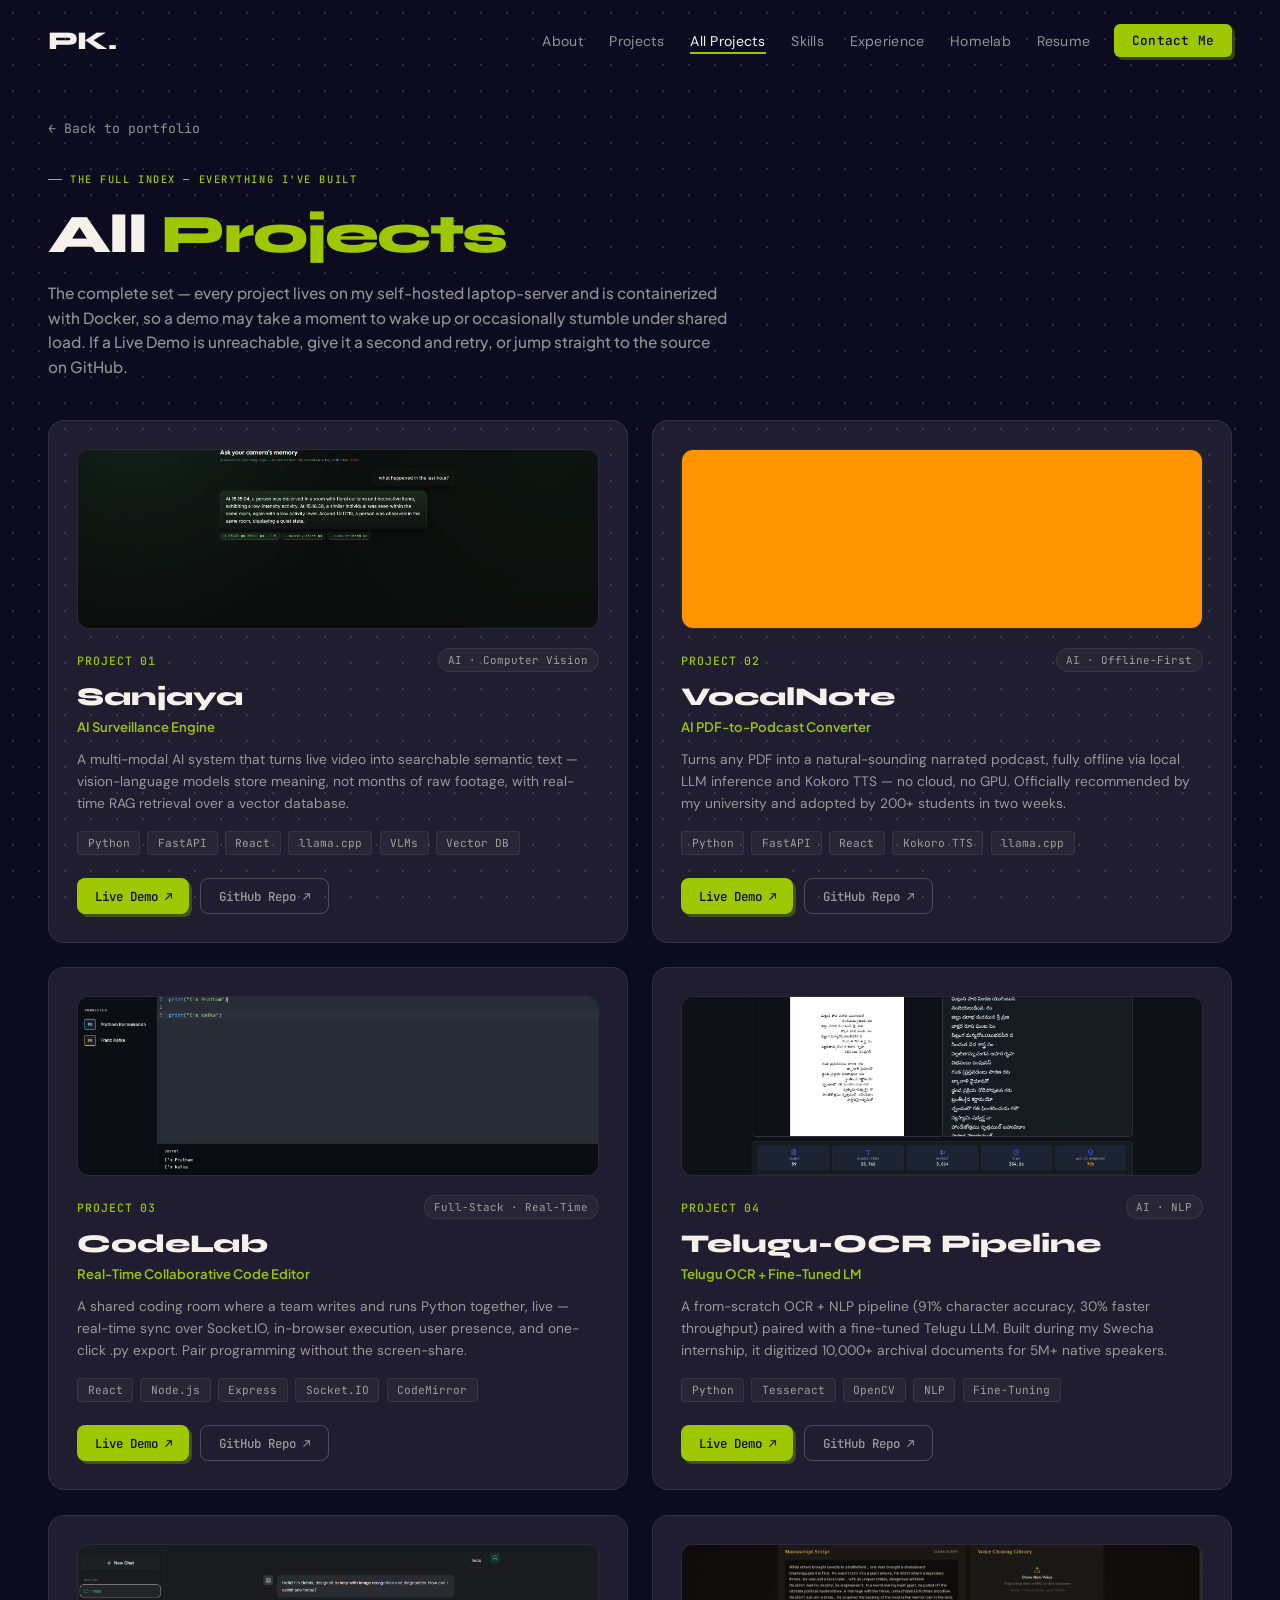
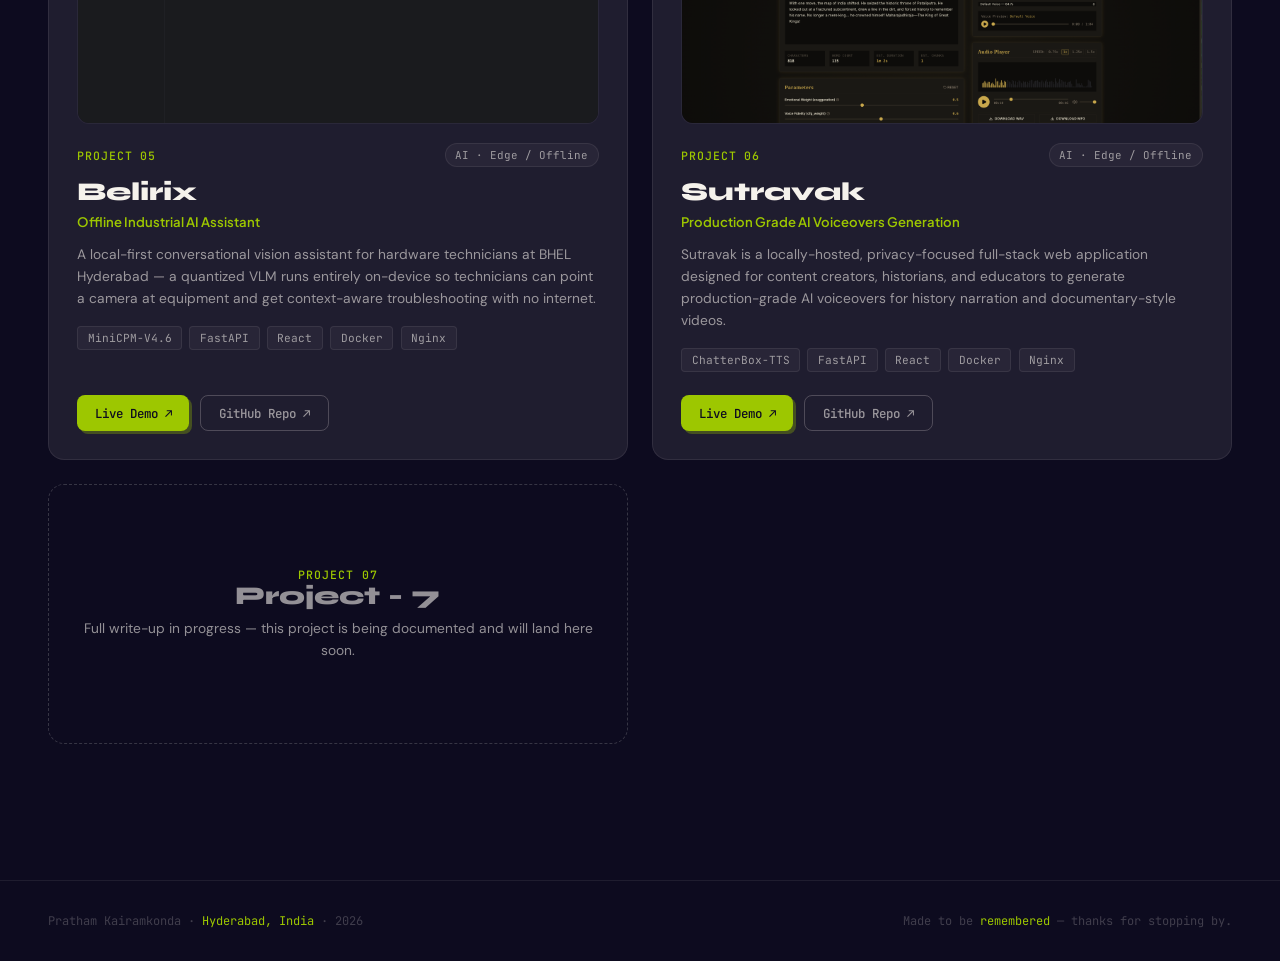
<file: projects.html>
<!DOCTYPE html>
<html lang="en">

<head>
  <meta charset="UTF-8">
  <meta name="viewport" content="width=device-width, initial-scale=1.0">

  <!-- SEO Meta -->
  <title>All Projects — Pratham Kairamkonda</title>
  <meta name="description"
    content="Every project by Pratham Kairamkonda — local LLM pipelines, RAG systems, computer vision, and full-stack builds, all self-hosted and live.">
  <meta name="author" content="Pratham Kairamkonda">
  <meta property="og:title" content="All Projects — Pratham Kairamkonda">
  <meta property="og:type" content="website">
  <meta property="og:locale" content="en_IN">
  <meta name="theme-color" content="#0D0B1F">

  <!-- Favicon (Inline SVG) — identical to index.html -->
  <link rel="icon" type="image/svg+xml"
    href="data:image/svg+xml,<svg xmlns='http://www.w3.org/2000/svg' viewBox='0 0 100 100'><rect width='100' height='100' rx='20' fill='%230D0B1F'/><text x='50' y='65' font-family='sans-serif' font-weight='bold' font-size='48' fill='%239DC700' text-anchor='middle'>PK.</text></svg>">

  <!-- Google Fonts — identical set to index.html -->
  <link rel="preconnect" href="https://fonts.googleapis.com">
  <link rel="preconnect" href="https://fonts.gstatic.com" crossorigin>
  <link
    href="https://fonts.googleapis.com/css2?family=Bangers&family=DM+Sans:ital,opsz,wght@0,9..40,300;0,9..40,400;0,9..40,500;1,9..40,300;1,9..40,400;1,9..40,500&family=JetBrains+Mono:wght@400;500&family=Plus+Jakarta+Sans:wght@600;700;800&family=Syne:wght@800&display=swap"
    rel="stylesheet">

  <!-- Shared stylesheet -->
  <link rel="stylesheet" href="style.css">
</head>

<body>

  <!-- Fixed background layer -->
  <div id="bgc"></div>

  <!-- Custom cursor dot + ring -->
  <div id="cd"></div>
  <div id="cr"></div>

  <!-- Top scroll-progress bar -->
  <div id="pb"></div>

  <!-- Navigation — links point back to index.html sections; "All Projects" is active -->
  <nav>
    <a href="index.html#hero" class="nav-logo">PK.</a>
    <div class="nav-links">
      <a href="index.html#about">About</a>
      <a href="index.html#proj-wrap">Projects</a>
      <a href="/projects" class="nav-all-proj active">All Projects</a>
      <a href="index.html#skills">Skills</a>
      <a href="index.html#experience">Experience</a>
      <a href="index.html#homelab">Homelab</a>
      <button type="button" class="nav-doc-link" data-doc="resume" data-doc-url="resume.pdf"
        data-doc-title="Pratham Kairamkonda — Resume">Resume</button>
    </div>
    <a href="index.html#contact" class="nav-cta">Contact Me</a>
    <button class="hamburger" aria-label="Menu" aria-expanded="false">
      <span></span><span></span><span></span>
    </button>
  </nav>

  <!-- Fullscreen mobile menu -->
  <div class="mmenu">
    <a href="index.html#about" class="mmenu-link">About</a>
    <a href="index.html#proj-wrap" class="mmenu-link">Projects</a>
    <a href="/projects" class="mmenu-link">All Projects</a>
    <a href="index.html#skills" class="mmenu-link">Skills</a>
    <a href="index.html#experience" class="mmenu-link">Experience</a>
    <button type="button" class="mmenu-link mmenu-doc-link" data-doc="resume" data-doc-url="resume.pdf"
      data-doc-title="Pratham Kairamkonda — Resume">Resume</button>
    <a href="index.html#contact" class="mmenu-link">Contact Me</a>
  </div>

  <!-- ============================================================ -->
  <!-- ALL PROJECTS -->
  <!-- ============================================================ -->
  <section id="all-projects" aria-label="All Projects">
    <a href="index.html#proj-wrap" class="ap-back rv">← Back to portfolio</a>
    <div class="chapter-label rv" style="color:var(--lime)">The Full Index — Everything I've Built</div>
    <h1 class="ap-heading rv" data-d="1">All <span>Projects</span></h1>
    <p class="ap-sub rv" data-d="2">The complete set — every project lives on my self-hosted laptop-server and is
      containerized with Docker, so a demo may take a moment to wake up or occasionally stumble under shared load. If a
      Live Demo is unreachable, give it a second and retry, or jump straight to the source on GitHub.</p>

    <div class="ap-grid">

      <!-- ============================================================
           PROJECT BLOCK TEMPLATE — copy one .proj-card to add a project.
           - Update: image src/alt, PROJECT NN, .proj-name, .proj-type,
             .proj-desc, .proj-chip list, and the two link hrefs.
           - Both links open in a new tab, exactly like the project chapter.
           ============================================================ -->

      <!-- Project 01: Sanjaya -->
      <div class="proj-card rv">
        <div class="proj-card-img">
          <img src="assets/Project-1-Sanjaya.png" alt="Sanjaya System Architecture" loading="lazy"
            onerror="this.style.display='none'; this.nextElementSibling.style.display='flex';">
          <div class="proj-card-ph" style="display:none;">[ Sanjaya ]</div>
        </div>
        <div class="proj-card-top">
          <span class="proj-num">PROJECT 01</span>
          <span class="proj-badge">AI · Computer Vision</span>
        </div>
        <h3 class="proj-name">Sanjaya</h3>
        <div class="proj-type">AI Surveillance Engine</div>
        <p class="proj-desc">A multi-modal AI system that turns live video into searchable semantic text — vision-language
          models store meaning, not months of raw footage, with real-time RAG retrieval over a vector database.</p>
        <div class="proj-chips">
          <span class="proj-chip">Python</span>
          <span class="proj-chip">FastAPI</span>
          <span class="proj-chip">React</span>
          <span class="proj-chip">llama.cpp</span>
          <span class="proj-chip">VLMs</span>
          <span class="proj-chip">Vector DB</span>
        </div>
        <div class="proj-btns">
          <a href="https://prathamm.dpdns.org/projects/sanjaya" target="_blank" rel="noopener noreferrer"
            class="proj-btn proj-btn-primary">Live Demo ↗</a>
          <a href="https://github.com/prathamm-k/Sanjaya" target="_blank" rel="noopener noreferrer"
            class="proj-btn proj-btn-ghost">GitHub Repo ↗</a>
        </div>
      </div>

      <!-- Project 02: VocalNote -->
      <div class="proj-card rv">
        <div class="proj-card-img">
          <img src="assets/Project-2.png" alt="VocalNote Pipeline Layout" loading="lazy"
            onerror="this.style.display='none'; this.nextElementSibling.style.display='flex';">
          <div class="proj-card-ph" style="display:none;">[ VocalNote ]</div>
        </div>
        <div class="proj-card-top">
          <span class="proj-num">PROJECT 02</span>
          <span class="proj-badge">AI · Offline-First</span>
        </div>
        <h3 class="proj-name">VocalNote</h3>
        <div class="proj-type">AI PDF-to-Podcast Converter</div>
        <p class="proj-desc">Turns any PDF into a natural-sounding narrated podcast, fully offline via local LLM inference
          and Kokoro TTS — no cloud, no GPU. Officially recommended by my university and adopted by 200+ students in two
          weeks.</p>
        <div class="proj-chips">
          <span class="proj-chip">Python</span>
          <span class="proj-chip">FastAPI</span>
          <span class="proj-chip">React</span>
          <span class="proj-chip">Kokoro TTS</span>
          <span class="proj-chip">llama.cpp</span>
        </div>
        <div class="proj-btns">
          <a href="https://prathamm.dpdns.org/projects/vocalnote/" target="_blank" rel="noopener noreferrer"
            class="proj-btn proj-btn-primary">Live Demo ↗</a>
          <a href="https://github.com/prathamm-k/VocalNote" target="_blank" rel="noopener noreferrer"
            class="proj-btn proj-btn-ghost">GitHub Repo ↗</a>
        </div>
      </div>

      <!-- Project 03: CodeLab -->
      <div class="proj-card rv">
        <div class="proj-card-img">
          <img src="assets/Project-3-CodeLab.png" alt="CodeLab Workspace Interface" loading="lazy"
            onerror="this.style.display='none'; this.nextElementSibling.style.display='flex';">
          <div class="proj-card-ph" style="display:none;">[ CodeLab ]</div>
        </div>
        <div class="proj-card-top">
          <span class="proj-num">PROJECT 03</span>
          <span class="proj-badge">Full-Stack · Real-Time</span>
        </div>
        <h3 class="proj-name">CodeLab</h3>
        <div class="proj-type">Real-Time Collaborative Code Editor</div>
        <p class="proj-desc">A shared coding room where a team writes and runs Python together, live — real-time sync over
          Socket.IO, in-browser execution, user presence, and one-click .py export. Pair programming without the
          screen-share.</p>
        <div class="proj-chips">
          <span class="proj-chip">React</span>
          <span class="proj-chip">Node.js</span>
          <span class="proj-chip">Express</span>
          <span class="proj-chip">Socket.IO</span>
          <span class="proj-chip">CodeMirror</span>
        </div>
        <div class="proj-btns">
          <a href="https://prathamm.dpdns.org/projects/codelab/" target="_blank" rel="noopener noreferrer"
            class="proj-btn proj-btn-primary">Live Demo ↗</a>
          <a href="https://github.com/prathamm-k/CodeLab-Collaborative-Code-Editor" target="_blank"
            rel="noopener noreferrer" class="proj-btn proj-btn-ghost">GitHub Repo ↗</a>
        </div>
      </div>

      <!-- Project 04: Telugu-OCR Pipeline -->
      <div class="proj-card rv">
        <div class="proj-card-img">
          <img src="assets/Project-4-Telugu-OCR.png" alt="Telugu OCR Pipeline" loading="lazy"
            onerror="this.style.display='none'; this.nextElementSibling.style.display='flex';">
          <div class="proj-card-ph" style="display:none;">[ Telugu-OCR ]</div>
        </div>
        <div class="proj-card-top">
          <span class="proj-num">PROJECT 04</span>
          <span class="proj-badge">AI · NLP</span>
        </div>
        <h3 class="proj-name">Telugu-OCR Pipeline</h3>
        <div class="proj-type">Telugu OCR + Fine-Tuned LM</div>
        <p class="proj-desc">A from-scratch OCR + NLP pipeline (91% character accuracy, 30% faster throughput) paired with
          a fine-tuned Telugu LLM. Built during my Swecha internship, it digitized 10,000+ archival documents for 5M+
          native speakers.</p>
        <div class="proj-chips">
          <span class="proj-chip">Python</span>
          <span class="proj-chip">Tesseract</span>
          <span class="proj-chip">OpenCV</span>
          <span class="proj-chip">NLP</span>
          <span class="proj-chip">Fine-Tuning</span>
        </div>
        <div class="proj-btns">
          <a href="https://prathamm.dpdns.org/projects/telugu-ocr" target="_blank" rel="noopener noreferrer"
            class="proj-btn proj-btn-primary">Live Demo ↗</a>
          <a href="https://github.com/prathamm-k/Telugu-OCR" target="_blank" rel="noopener noreferrer"
            class="proj-btn proj-btn-ghost">GitHub Repo ↗</a>
        </div>
      </div>

      <!-- Project 05: Belirix -->
      <div class="proj-card rv">
        <div class="proj-card-img">
          <img src="assets/Project-5-Belirix.png" alt="Belirix Edge Device Deployment" loading="lazy"
            onerror="this.style.display='none'; this.nextElementSibling.style.display='flex';">
          <div class="proj-card-ph" style="display:none;">[ Belirix ]</div>
        </div>
        <div class="proj-card-top">
          <span class="proj-num">PROJECT 05</span>
          <span class="proj-badge">AI · Edge / Offline</span>
        </div>
        <h3 class="proj-name">Belirix</h3>
        <div class="proj-type">Offline Industrial AI Assistant</div>
        <p class="proj-desc">A local-first conversational vision assistant for hardware technicians at BHEL Hyderabad —
          a quantized VLM runs entirely on-device so technicians can point a camera at equipment and get context-aware
          troubleshooting with no internet.</p>
        <div class="proj-chips">
          <span class="proj-chip">MiniCPM-V4.6</span>
          <span class="proj-chip">FastAPI</span>
          <span class="proj-chip">React</span>
          <span class="proj-chip">Docker</span>
          <span class="proj-chip">Nginx</span>
        </div>
        <div class="proj-btns">
          <a href="https://prathamm.dpdns.org/projects/belirix/" target="_blank" rel="noopener noreferrer"
            class="proj-btn proj-btn-primary">Live Demo ↗</a>
          <a href="https://github.com/prathamm-k/Belirix" target="_blank" rel="noopener noreferrer"
            class="proj-btn proj-btn-ghost">GitHub Repo ↗</a>
        </div>
      </div>

      <!-- Project 06: Sutravak -->
      <div class="proj-card rv">
        <div class="proj-card-img">
          <img src="assets/Project-6-Sutravak.png" alt="Sutravak" loading="lazy"
            onerror="this.style.display='none'; this.nextElementSibling.style.display='flex';">
          <div class="proj-card-ph" style="display:none;">[ Sutravak ]</div>
        </div>
        <div class="proj-card-top">
          <span class="proj-num">PROJECT 06</span>
          <span class="proj-badge">AI · Edge / Offline</span>
        </div>
        <h3 class="proj-name">Sutravak</h3>
        <div class="proj-type">Production Grade AI Voiceovers Generation</div>
        <p class="proj-desc">Sutravak is a locally-hosted, privacy-focused full-stack web application designed for content creators, historians, and educators to generate production-grade AI voiceovers for history narration and documentary-style videos.</p>
        <div class="proj-chips">
          <span class="proj-chip">ChatterBox-TTS</span>
          <span class="proj-chip">FastAPI</span>
          <span class="proj-chip">React</span>
          <span class="proj-chip">Docker</span>
          <span class="proj-chip">Nginx</span>
        </div>
        <div class="proj-btns">
          <a href="https://prathamm.dpdns.org/projects/sutravak/" target="_blank" rel="noopener noreferrer"
            class="proj-btn proj-btn-primary">Live Demo ↗</a>
          <a href="https://github.com/prathamm-k/Sutravak" target="_blank" rel="noopener noreferrer"
            class="proj-btn proj-btn-ghost">GitHub Repo ↗</a>
        </div>
      </div>

      <!-- Project 06: Sutravak — write-up in progress (details intentionally
           not filled in; replace this soon-card with a full .proj-card above
           once the project is documented). -->
      <div class="proj-card proj-card-soon rv">
        <span class="proj-num">PROJECT 07</span>
        <h3 class="proj-name">Project - 7</h3>
        <p class="proj-desc">Full write-up in progress — this project is being documented and will land here soon.</p>
      </div>
    </div>
  </section>

  <!-- Footer — mirrors index.html footer -->
  <div class="footer">
    <div class="footer-left">Pratham Kairamkonda · <span style="color:var(--lime);">Hyderabad, India</span> · 2026</div>
    <div class="footer-right">Made to be <span style="color:var(--lime);">remembered</span> — thanks for stopping by.
    </div>
  </div>

  <!-- ============================================================ -->
  <!-- DOCUMENT VIEWER MODAL — Resume (shared with index.html) -->
  <!-- ============================================================ -->
  <div class="doc-modal" id="doc-modal" aria-hidden="true" role="dialog" aria-modal="true"
    aria-labelledby="doc-modal-title">
    <div class="doc-modal-backdrop" data-doc-close></div>
    <div class="doc-modal-card">
      <div class="doc-modal-head">
        <span class="doc-modal-title" id="doc-modal-title">Document</span>
        <div class="doc-modal-actions">
          <a class="doc-modal-download" id="doc-modal-download" href="#" download>Download ↓</a>
          <button type="button" class="doc-modal-close" data-doc-close aria-label="Close">×</button>
        </div>
      </div>
      <div class="doc-modal-body">
        <iframe id="doc-modal-frame" class="doc-modal-frame" title="Document preview"></iframe>
      </div>
    </div>
  </div>

  <!-- Shared script -->
  <script src="script.js"></script>
</body>

</html>
</file>
<file: style.css>
/* ===================================================================
   Pratham Kairamkonda — Portfolio
   Stage 1: Design Tokens + Base Resets (Spec §2)
   =================================================================== */

/* --- Design Tokens (verbatim from spec §2) --- */
:root {
  --bg: #0D0B1F;
  --w: #F5F2EC;
  --wm: rgba(245, 242, 236, .58);
  --wd: rgba(245, 242, 236, .22);
  --wdd: rgba(245, 242, 236, .08);
  --lime: #9DC700;
  --pink: #D63868;
  --cyan: #00A8B8;
  --volt: #D4B200;
  --mint: #00B878;
  --lav: #8B68D4;
  --jak: "Plus Jakarta Sans", sans-serif;
  --head: "Syne", sans-serif;
  --body: "DM Sans", sans-serif;
  --mono: "JetBrains Mono", monospace;
  --disp: "Bangers", cursive;
  --snap: cubic-bezier(0.16, 1, 0.3, 1);
  --ease: cubic-bezier(0.16, 1, 0.3, 1);
  --ink: #0D0B1F;
}

/* --- Base Resets (verbatim from spec §2) --- */
*,
*::before,
*::after {
  box-sizing: border-box;
  margin: 0;
  padding: 0
}

html {
  scroll-behavior: auto;
  overflow-x: clip
}

body {
  background: var(--bg);
  color: var(--w);
  font-family: var(--body);
  overflow-x: clip;
  cursor: none;
  -webkit-tap-highlight-color: transparent
}

::selection {
  background: var(--lime);
  color: #0D0B1F
}

a {
  color: inherit;
  text-decoration: none
}

::-webkit-scrollbar {
  width: 2px
}

::-webkit-scrollbar-track {
  background: var(--bg)
}

::-webkit-scrollbar-thumb {
  background: linear-gradient(180deg, var(--lime), var(--pink));
  border-radius: 2px
}

/* Disable custom cursor on touch devices, restore default cursor (spec §2) */
@media (hover:none) {

  #cd,
  #cr {
    display: none
  }

  body {
    cursor: auto
  }
}

/* --- Structural skeleton styles (Stage 1 — layout confirmation) --- */

/* Background canvas layer */
#bgc {
  position: fixed;
  inset: 0;
  z-index: 0;
  pointer-events: none;
  background-image: radial-gradient(rgba(245, 242, 236, .14) 1px, transparent 1px);
  background-size: 26px 26px;
}

/* Custom cursor elements (positioned but no JS yet) */
#cd {
  position: fixed;
  width: 8px;
  height: 8px;
  background: var(--lime);
  border-radius: 50%;
  mix-blend-mode: difference;
  z-index: 9999;
  pointer-events: none;
  top: -20px;
  left: -20px;
}

/* Frost-glass fallback — applies on all engines, never overridden */
#cr {
  position: fixed;
  width: 42px;
  height: 42px;
  border-radius: 50%;
  background: rgba(255, 255, 255, .04);
  border: 1px solid rgba(255, 255, 255, .18);
  box-shadow: inset 0 1px 0 rgba(255, 255, 255, .35),
    0 2px 10px 0 rgba(0, 0, 0, .35);
  z-index: 9998;
  pointer-events: none;
  top: -40px;
  left: -40px;
  -webkit-backdrop-filter: blur(0.5px) saturate(1.2) brightness(1.05);
  backdrop-filter: blur(1.3px) saturate(1.2) brightness(1.05);
}

/* Magnification lens — only enabled on Chromium engines (added via JS) */
#cr.lens-on {
  -webkit-backdrop-filter: blur(0.1px) saturate(1.2) brightness(1.05);
  backdrop-filter: blur(0.1px) saturate(1.2) brightness(1.05) url(#cr-lens);
}

/* Scroll progress bar */
#pb {
  position: fixed;
  top: 0;
  left: 0;
  width: 100%;
  height: 2px;
  background: linear-gradient(90deg, var(--lime), var(--pink), var(--cyan), var(--volt));
  transform-origin: left;
  transform: scaleX(0);
  z-index: 10000;
}

/* Nav */
nav {
  position: fixed;
  top: 0;
  left: 0;
  right: 0;
  z-index: 9000;
  padding: clamp(.9rem, 2vw, 1.5rem) clamp(1rem, 4vw, 3rem);
  transition: background .3s var(--ease), border-color .3s var(--ease);
}

/* Fullscreen mobile menu */
.mmenu {
  position: fixed;
  inset: 0;
  z-index: 8999;
  display: none;
}

/* Section base styling */
section {
  position: relative;
  z-index: 1;
}

/* Section dividers — rainbow gradient bar (spec §4.4) */
.rdiv {
  height: 2px;
  background: linear-gradient(90deg, var(--lime), var(--pink), var(--cyan), var(--volt), var(--mint), var(--lav), var(--lime));
  background-size: 300% 100%;
  animation: rdiv-shift 4s linear infinite;
}

@keyframes rdiv-shift {
  0% {
    background-position: 0% 50%
  }

  100% {
    background-position: 300% 50%
  }
}

/* Projects wrapper (not a <section>, spec §7) */
#proj-wrap {
  position: relative;
  z-index: 1;
}

#proj-sticky {
  position: relative;
}

/* ===================================================================
   Stage 2: Global Interactive Chrome (Spec §4.1–4.3)
   =================================================================== */

/* --- Custom cursor transitions (§4.1) --- */
#cd {
  transition: width .2s var(--ease), height .2s var(--ease), background .2s var(--ease);
}

#cr {
  transition: width .25s var(--ease), height .25s var(--ease), border-color .25s var(--ease);
}

/* Cursor hover state — ring grows and goes lime on interactive elements */
#cr.cursor-hover {
  width: 64px;
  height: 64px;
  border-color: var(--lime);
}

/* --- Nav layout (§4.3) --- */
nav {
  display: flex;
  align-items: center;
  gap: clamp(.8rem, 2vw, 1.5rem);
  border-bottom: 1px solid transparent;
}

nav.on {
  background: rgba(13, 11, 31, .95);
  backdrop-filter: blur(20px);
  -webkit-backdrop-filter: blur(20px);
  border-bottom-color: var(--wdd);
}

/* Logo */
.nav-logo {
  font-family: var(--head);
  font-weight: 800;
  font-size: clamp(1.3rem, 2vw, 1.7rem);
  color: var(--w);
  letter-spacing: -.02em;
  flex-shrink: 0;
  cursor: none;
}

/* Nav links container */
.nav-links {
  display: flex;
  align-items: center;
  gap: clamp(.8rem, 2vw, 1.6rem);
  margin-left: auto;
}

.nav-links a {
  font-family: var(--body);
  font-weight: 400;
  font-size: .88rem;
  color: var(--wm);
  letter-spacing: .02em;
  position: relative;
  cursor: none;
  transition: color .25s var(--ease);
}

.nav-links a:hover {
  color: var(--w);
}

/* Underline on hover */
.nav-links a::after {
  content: "";
  position: absolute;
  left: 0;
  bottom: -4px;
  width: 100%;
  height: 1.5px;
  background: var(--lime);
  transform: scaleX(0);
  transform-origin: right;
  transition: transform .3s var(--ease);
}

.nav-links a:hover::after {
  transform: scaleX(1);
  transform-origin: left;
}

/* Resume button — styled to match nav-links a, but is a <button> */
.nav-doc-link {
  font-family: var(--body);
  font-weight: 400;
  font-size: .88rem;
  color: var(--wm);
  letter-spacing: .02em;
  position: relative;
  cursor: none;
  background: none;
  border: none;
  padding: 0;
  transition: color .25s var(--ease);
}

.nav-doc-link:hover {
  color: var(--w);
}

.nav-doc-link::after {
  content: "";
  position: absolute;
  left: 0;
  bottom: -4px;
  width: 100%;
  height: 1.5px;
  background: var(--lime);
  transform: scaleX(0);
  transform-origin: right;
  transition: transform .3s var(--ease);
}

.nav-doc-link:hover::after {
  transform: scaleX(1);
  transform-origin: left;
}

/* CTA button */
.nav-cta {
  font-family: var(--mono);
  font-size: .8rem;
  font-weight: 500;
  color: var(--bg);
  background: var(--lime);
  padding: .5rem 1.1rem;
  border-radius: 6px;
  letter-spacing: .02em;
  cursor: none;
  transition: transform .25s var(--ease), box-shadow .25s var(--ease);
  box-shadow: 3px 3px 0 rgba(157, 199, 0, .3);
  flex-shrink: 0;
}

.nav-cta:hover {
  transform: translateY(-2px);
  box-shadow: 4px 5px 0 rgba(157, 199, 0, .4);
}

/* Hamburger — mobile only */
.hamburger {
  display: none;
  flex-direction: column;
  justify-content: center;
  align-items: center;
  gap: 5px;
  width: 36px;
  height: 36px;
  background: none;
  border: none;
  cursor: none;
  padding: 0;
  z-index: 9001;
}

.hamburger span {
  display: block;
  width: 22px;
  height: 2px;
  background: var(--w);
  border-radius: 2px;
  transition: transform .3s var(--ease), opacity .2s var(--ease);
}

/* Hamburger → X animation when menu is open */
.hamburger.open span:nth-child(1) {
  transform: translateY(7px) rotate(45deg);
}

.hamburger.open span:nth-child(2) {
  opacity: 0;
}

.hamburger.open span:nth-child(3) {
  transform: translateY(-7px) rotate(-45deg);
}

/* --- Fullscreen mobile menu (§4.3) --- */
.mmenu {
  display: flex;
  flex-direction: column;
  justify-content: center;
  align-items: center;
  gap: clamp(1.5rem, 4vh, 2.5rem);
  background: rgba(13, 11, 31, .96);
  backdrop-filter: blur(30px);
  -webkit-backdrop-filter: blur(30px);
  opacity: 0;
  pointer-events: none;
  transition: opacity .35s var(--ease);
}

.mmenu.open {
  opacity: 1;
  pointer-events: auto;
}

.mmenu-link {
  font-family: var(--head);
  font-weight: 800;
  font-size: clamp(1.8rem, 5vw, 2.8rem);
  color: var(--w);
  cursor: none;
  opacity: .7;
  transition: opacity .25s var(--ease), transform .25s var(--ease);
  transform: translateY(8px);
}

.mmenu.open .mmenu-link {
  transform: translateY(0);
}

.mmenu-link:hover {
  opacity: 1;
  color: var(--lime);
}

.mmenu-doc-link {
  background: none;
  border: none;
  padding: 0;
}

/* --- Responsive: mobile nav collapse (§4.3 + §12) --- */
@media (max-width:780px) {

  .nav-links,
  .nav-cta {
    display: none;
  }

  .hamburger {
    display: flex;
    margin-left: auto;
  }
}

/* ===================================================================
   Stage 3: Hero Section (Spec §5)
   =================================================================== */

/* --- Hero layout --- */
#hero {
  min-height: 100vh;
  display: flex;
  flex-direction: column;
  justify-content: center;
  position: relative;
  padding: clamp(6rem, 12vh, 10rem) clamp(1.5rem, 4vw, 3rem) clamp(3rem, 6vh, 5rem);
}

.hero-inner {
  display: grid;
  grid-template-columns: 1fr 1fr;
  align-items: center;
  gap: clamp(2rem, 4vw, 4rem);
  max-width: 1280px;
  margin: 0 auto;
  width: 100%;
}

/* --- Name block with clip/slide animation (§5 hero name animation) --- */
.hero-name {
  margin-bottom: clamp(1.2rem, 2.5vw, 2rem);
}

.name-clip {
  overflow: hidden;
  display: block;
}

.nl {
  display: block;
  font-family: var(--head);
  font-weight: 800;
  text-transform: uppercase;
  font-size: clamp(2rem, 4.2vw, 3.8rem);
  line-height: 1.05;
  letter-spacing: -.03em;
  animation: slideUp .95s var(--snap) both;
}

.nl1 {
  color: var(--w);
  animation-delay: .5s;
}

.nl2 {
  color: var(--lime);
  animation-delay: .65s;
}

.nl3 {
  font-family: var(--body);
  font-style: italic;
  font-weight: 400;
  font-size: clamp(1rem, 2vw, 1.5rem);
  text-transform: none;
  letter-spacing: 0;
  color: var(--wm);
  line-height: 1.4;
  animation-delay: .8s;
}

@keyframes slideUp {
  from {
    transform: translateY(110%)
  }

  to {
    transform: translateY(0)
  }
}

/* --- Sub-paragraph --- */
.hero-sub {
  max-width: 420px;
  font-size: clamp(.88rem, 1.1vw, 1rem);
  line-height: 1.65;
  color: var(--wm);
  margin-bottom: clamp(1.4rem, 2.5vw, 2rem);
  opacity: 0;
  animation: fadeUp .7s var(--snap) 1.1s both;
}

.hero-sub strong {
  color: var(--w);
  font-weight: 500;
}

@keyframes fadeUp {
  from {
    opacity: 0;
    transform: translateY(14px)
  }

  to {
    opacity: 1;
    transform: translateY(0)
  }
}

/* --- Hero buttons --- */
.hero-btns {
  display: flex;
  gap: clamp(.8rem, 1.5vw, 1.2rem);
  flex-wrap: wrap;
  opacity: 0;
  animation: fadeUp .7s var(--snap) 1.3s both;
}

.btn-pri {
  font-family: var(--jak);
  font-weight: 700;
  font-size: clamp(.82rem, .95vw, .95rem);
  color: var(--bg);
  background: var(--lime);
  padding: .7rem 1.6rem;
  border-radius: 8px;
  cursor: none;
  box-shadow: 4px 4px 0 rgba(0, 0, 0, .35);
  transition: transform .25s var(--ease), box-shadow .25s var(--ease);
}

.btn-pri:hover {
  transform: translateY(-3px);
  box-shadow: 5px 7px 0 rgba(0, 0, 0, .4);
}

.btn-sec {
  font-family: var(--mono);
  font-weight: 400;
  font-size: clamp(.78rem, .9vw, .9rem);
  color: var(--wm);
  border: 1.5px solid var(--wd);
  padding: .65rem 1.4rem;
  border-radius: 8px;
  cursor: none;
  transition: color .25s var(--ease), border-color .25s var(--ease), transform .25s var(--ease);
}

.btn-sec:hover {
  color: var(--lime);
  border-color: var(--lime);
  transform: translateY(-2px);
}

/* --- Orbit scene wrapper --- */
.hero-orbit-wrap {
  display: flex;
  flex-direction: column;
  align-items: center;
  justify-content: center;
  position: relative;
  overflow: visible;
}

.orbit-label {
  font-family: var(--mono);
  font-size: .65rem;
  font-weight: 500;
  text-transform: uppercase;
  letter-spacing: .25em;
  color: var(--wd);
  margin-bottom: .8rem;
}

/* --- Orbit scene container --- */
.orbit-scene {
  position: relative;
  width: clamp(260px, 30vw, 360px);
  height: clamp(260px, 30vw, 360px);
  flex-shrink: 0;
}

/* Pulsing center circle */
.orbit-center {
  position: absolute;
  top: 50%;
  left: 50%;
  width: 44px;
  height: 44px;
  border-radius: 50%;
  background: radial-gradient(circle, var(--lime) 0%, rgba(157, 199, 0, .25) 50%, transparent 72%);
  animation: orbitPulse 3s ease-in-out infinite;
}

@keyframes orbitPulse {

  0%,
  100% {
    transform: translate(-50%, -50%) scale(1)
  }

  50% {
    transform: translate(-50%, -50%) scale(1.1)
  }
}

/* --- Guide rings (concentric, rotating) --- */
.or {
  position: absolute;
  border-radius: 50%;
  border: 1px solid var(--wdd);
  top: 50%;
  left: 50%;
  animation: spinCW linear infinite;
}

/* Center via margin so transform isn't fighting the spin animation */
.or1 {
  width: 140px;
  height: 140px;
  margin: -70px 0 0 -70px;
  animation-duration: 18s;
}

.or2 {
  width: 230px;
  height: 230px;
  margin: -115px 0 0 -115px;
  animation-duration: 24s;
}

.or3 {
  width: 310px;
  height: 310px;
  margin: -155px 0 0 -155px;
  animation-duration: 32s;
}

@keyframes spinCW {
  to {
    transform: rotate(360deg)
  }
}

/* --- Orbiting skill pills (§5 — the signature visual) --- */
.kw-pill {
  position: absolute;
  top: 50%;
  left: 50%;
  font-family: var(--mono);
  font-size: clamp(.4rem, .52vw, .52rem);
  font-weight: 500;
  color: var(--bg);
  padding: .16rem .5rem;
  border-radius: 100px;
  border: 1.5px solid rgba(0, 0, 0, .22);
  white-space: nowrap;
  box-shadow: 0 8px 16px rgba(0, 0, 0, .12);
  animation: orbitCW linear infinite;
  will-change: transform;
  pointer-events: none;
}

@keyframes orbitCW {
  from {
    transform: translate(-50%, -50%) rotate(var(--angle)) translateX(var(--r)) rotate(calc(-1 * var(--angle)))
  }

  to {
    transform: translate(-50%, -50%) rotate(calc(360deg + var(--angle))) translateX(var(--r)) rotate(calc(-360deg - var(--angle)))
  }
}

/* --- Scroll indicator (bottom center) --- */
.scroll-ind {
  position: absolute;
  bottom: clamp(1.5rem, 3vh, 2.5rem);
  left: 50%;
  transform: translateX(-50%);
  display: flex;
  flex-direction: column;
  align-items: center;
  gap: .6rem;
}

.scroll-text {
  font-family: var(--mono);
  font-size: .6rem;
  font-weight: 500;
  text-transform: uppercase;
  letter-spacing: .3em;
  color: var(--wd);
}

.scroll-line {
  width: 1.5px;
  height: 40px;
  background: var(--wdd);
  position: relative;
  overflow: hidden;
  border-radius: 1px;
}

.scroll-dot {
  position: absolute;
  top: -6px;
  left: 50%;
  width: 4px;
  height: 4px;
  margin-left: -2px;
  border-radius: 50%;
  background: var(--lime);
  animation: scrollDrip 2s ease-in-out infinite;
}

@keyframes scrollDrip {
  0% {
    top: -6px;
    opacity: 0
  }

  20% {
    opacity: 1
  }

  100% {
    top: 40px;
    opacity: 0
  }
}

/* ===================================================================
   Stage 4: Content Sections (Spec §6, §8, §9, §10, §11)
   =================================================================== */

/* --- Chapter Labels (§4.5) --- */
.chapter-label {
  font-family: var(--mono);
  font-size: clamp(.65rem, .8vw, .75rem);
  font-weight: 500;
  text-transform: uppercase;
  letter-spacing: .15em;
  display: flex;
  align-items: center;
  gap: 8px;
  margin-top: clamp(.5rem, 1vw, .8rem);
  margin-bottom: clamp(.8rem, 1.5vw, 1.2rem);
  color: var(--lime);
}

.chapter-label::before {
  content: "";
  display: inline-block;
  width: 14px;
  height: 1px;
  background: currentColor;
}

/* --- ABOUT SECTION (§6) --- */
#about {
  padding: clamp(5rem, 10vh, 8rem) clamp(1.5rem, 4vw, 3rem);
  max-width: 1280px;
  margin: 0 auto;
  width: 100%;
}

.about-inner {
  display: grid;
  grid-template-columns: 1.2fr 0.8fr;
  gap: clamp(2rem, 4vw, 4rem);
  align-items: flex-start;
}

.about-text {
  display: flex;
  flex-direction: column;
  gap: 1.5rem;
}

.about-heading {
  font-family: var(--head);
  font-size: clamp(1.8rem, 4vw, 2.8rem);
  font-weight: 800;
  line-height: 1.15;
  letter-spacing: -.02em;
  color: var(--w);
}

.about-heading span.hl {
  display: inline-block;
  background: var(--lime);
  color: var(--bg);
  padding: 0 .22em;
  border-radius: 3px;
  font-style: italic;
  font-weight: 800;
}

.about-p {
  font-size: clamp(.9rem, 1.1vw, 1rem);
  line-height: 1.65;
  color: var(--wm);
}

.about-p strong {
  color: var(--w);
  font-weight: 500;
}

.about-chips {
  display: flex;
  flex-wrap: wrap;
  gap: .6rem;
  margin-top: .5rem;
}

.chip {
  font-family: var(--mono);
  font-size: clamp(.7rem, .85vw, .8rem);
  padding: .35rem .8rem;
  border-radius: 100px;
  border: 1.5px solid var(--wd);
  background: transparent;
  white-space: nowrap;
  transition: transform .2s var(--ease), border-color .2s var(--ease);
}

.chip:hover {
  transform: translateY(-2px);
}

.chip.lm {
  border-color: var(--lime);
  color: var(--lime);
}

.chip.pk {
  border-color: var(--pink);
  color: var(--pink);
}

.chip.cy {
  border-color: var(--cyan);
  color: var(--cyan);
}

.chip.wh {
  border-color: var(--w);
  color: var(--w);
}

/* Stats cards */
.about-stats {
  display: flex;
  flex-direction: column;
  gap: 1.2rem;
  margin-top: clamp(1.8rem, 3.2vw, 2.6rem);
}

.stat-card.rv {
  background: var(--bg);
  border: 1.5px solid var(--wdd);
  border-radius: 12px;
  border-color: var(--lime);
  padding: 1.5rem;
  transition: transform .25s var(--ease), border-color .25s var(--ease), box-shadow .25s var(--ease);
}

.stat-card.rv:hover {
  border-color: var(--lime);
  transform: translateY(-8px);
  box-shadow: 6px 6px 0 var(--lime);
}

.stat-num {
  font-family: var(--head);
  font-size: clamp(2rem, 3.5vw, 2.8rem);
  font-weight: 800;
  color: var(--lime);
  line-height: 1.1;
  margin-bottom: .4rem;
}

.stat-label {
  font-size: .88rem;
  line-height: 1.45;
  color: var(--wm);
}

/* Evolution row */
.evolution-row {
  display: flex;
  flex-wrap: wrap;
  align-items: center;
  gap: .6rem;
  margin-top: 1.5rem;
  font-family: var(--mono);
  font-size: clamp(.7rem, .8vw, .75rem);
}

.es-label {
  color: var(--wd);
  font-weight: 500;
  text-transform: uppercase;
  letter-spacing: .08em;
  margin-right: .4rem;
}

.es-step {
  background: var(--wdd);
  padding: .3rem .7rem;
  border-radius: 4px;
  border: 1px solid var(--wdd);
  color: var(--wm);
}

.es-arrow {
  color: var(--wd);
}

.es-step.now {
  background: rgba(157, 199, 0, .1);
  border-color: var(--lime);
  color: var(--lime);
  font-weight: 500;
  animation: es-now-glow 2.5s infinite ease-in-out;
}

@keyframes es-now-glow {

  0%,
  100% {
    box-shadow: 0 0 4px rgba(157, 199, 0, .15), inset 0 0 4px rgba(157, 199, 0, .1);
  }

  50% {
    box-shadow: 0 0 14px rgba(157, 199, 0, .45), inset 0 0 8px rgba(157, 199, 0, .2);
  }
}


/* --- PROJECTS SECTION (§7) --- */
#proj-wrap {
  position: relative;
  height: calc(100vh + 2800px);
  width: 100%;
}

#proj-sticky {
  position: sticky;
  top: 0;
  height: 100vh;
  overflow: hidden;
  display: flex;
  flex-direction: column;
  padding: clamp(5.5rem, 10vh, 6.5rem) clamp(1.5rem, 4vw, 3rem) clamp(1.5rem, 3vh, 2.5rem) clamp(1.5rem, 4vw, 3rem);
  box-sizing: border-box;
}

/* HUD bar */
.proj-hud {
  display: flex;
  justify-content: space-between;
  align-items: center;
  flex-shrink: 0;
  border-bottom: 1.5px solid var(--wdd);
  padding-bottom: 1rem;
  margin-bottom: 1.5rem;
}

.phud-left {
  display: flex;
  align-items: center;
  gap: 1.5rem;
}

.phud-chapter {
  font-family: var(--disp);
  font-size: 1.5rem;
  color: var(--lime);
  letter-spacing: 0.05em;
}

.phud-title {
  font-family: var(--head);
  font-weight: 800;
  font-size: 1.15rem;
  color: var(--w);
  transition: opacity 0.3s var(--ease);
}

.phud-right {
  display: flex;
  align-items: center;
  gap: 1.5rem;
}

.phud-dots {
  display: flex;
  gap: 5px;
}

.phud-dot {
  width: 8px;
  height: 8px;
  border-radius: 50%;
  background: var(--wd);
  transition: transform 0.25s var(--ease), background 0.25s var(--ease);
}

.phud-dot.on {
  transform: scale(1.3);
  background: var(--lime);
}

.phud-counter {
  font-family: var(--disp);
  font-size: 2rem;
  color: var(--wm);
  letter-spacing: 0.05em;
}

/* Cards Area */
.cards-area {
  flex: 1;
  position: relative;
  overflow: hidden;
  width: 100%;
}

/* Individual Cards */
.pcard {
  position: absolute;
  inset: 0;
  display: grid;
  grid-template-columns: 1fr 1fr;
  border: 3px solid var(--ink);
  box-shadow: 10px 10px 0 rgba(0, 0, 0, .4);
  border-radius: 20px;
  overflow: hidden;
  box-sizing: border-box;
  color: var(--bg);
  background-size: 24px 24px;
  background-image: radial-gradient(rgba(13, 11, 31, 0.06) 1px, transparent 0);

  /* Transition state defaults */
  opacity: 0;
  transform: translateY(60px) scale(0.95);
  pointer-events: none;
  transition: transform 1.1s cubic-bezier(0.22, 1, 0.36, 1), opacity 0.9s cubic-bezier(0.22, 1, 0.36, 1);
  will-change: transform, opacity;
}

.pcard.active {
  opacity: 1;
  transform: translateY(0) scale(1);
  pointer-events: auto;
  z-index: 2;
}

.pcard.past {
  opacity: 0;
  transform: translateY(-60px) scale(0.95);
  pointer-events: none;
  z-index: 1;
}

.pcard.future {
  opacity: 0;
  transform: translateY(60px) scale(0.95);
  pointer-events: none;
  z-index: 1;
}

.cwm {
  position: absolute;
  right: 1.5rem;
  bottom: -1rem;
  font-family: var(--disp);
  font-size: clamp(7rem, 12vw, 11rem);
  letter-spacing: -.02em;
  color: rgba(13, 11, 31, .06);
  pointer-events: none;
  user-select: none;
  line-height: 1;
  z-index: 0;
}

/* Card color variants */
.pcard.p1 {
  background-color: #FFE566;
}

.pcard.p2 {
  background-color: #FF8AB0;
}

.pcard.p3 {
  background-color: #6EF0B8;
}

.pcard.p4 {
  background-color: #C3B1FF;
}

.pcard.p5 {
  background-color: #4DDBFF;
}

/* Left Column (.pcl) */
.pcl {
  padding: clamp(1.5rem, 2.5vw, 2.5rem);
  display: flex;
  flex-direction: column;
  border-right: 3px solid var(--ink);
  box-sizing: border-box;
  overflow-y: auto;
  overflow-x: hidden;
}

.pc-num {
  font-family: var(--disp);
  font-size: 1.5rem;
  opacity: 0.5;
  letter-spacing: 0.05em;
  margin-bottom: 0.5rem;
}

.pc-title {
  font-family: var(--head);
  font-weight: 800;
  font-size: clamp(1.8rem, 2.8vw, 2.6rem);
  line-height: 1.1;
  letter-spacing: -0.02em;
  margin-bottom: 0.8rem;
}

.pc-type {
  font-family: var(--mono);
  font-size: 0.75rem;
  background: rgba(13, 11, 31, 0.08);
  border: 1px solid rgba(13, 11, 31, 0.15);
  padding: 0.3rem 0.8rem;
  border-radius: 100px;
  align-self: flex-start;
  margin-bottom: 1rem;
  font-weight: 500;
}

.pc-one-liner {
  font-size: 0.95rem;
  line-height: 1.45;
  margin-bottom: 1.5rem;
  opacity: 0.85;
}

.pc-img-box {
  flex-shrink: 0;
  height: clamp(140px, 22vh, 220px);
  border: 2px solid var(--ink);
  border-radius: 12px;
  margin-bottom: 1.5rem;
  position: relative;
  overflow: hidden;
  box-shadow: 4px 4px 0 rgba(0, 0, 0, 0.15);
}

.pc-img {
  width: 100%;
  height: 100%;
  object-fit: cover;
  display: block;
}

.pc-placeholder-img {
  width: 100%;
  height: 100%;
  display: flex;
  align-items: center;
  justify-content: center;
  font-family: var(--mono);
  font-size: 0.75rem;
  color: rgba(13, 11, 31, 0.4);
}

.pc-btn {
  font-family: var(--mono);
  font-size: 0.82rem;
  font-weight: 500;
  align-self: flex-start;
  background: var(--ink);
  color: var(--w);
  padding: 0.7rem 1.4rem;
  border-radius: 8px;
  display: inline-flex;
  align-items: center;
  gap: 6px;
  box-shadow: 4px 4px 0 rgba(0, 0, 0, 0.25);
  transition: transform 0.2s var(--ease), box-shadow 0.2s var(--ease);
  cursor: none;
  margin-top: auto;
  flex-shrink: 0;
}

.pc-btn:hover {
  transform: translateY(-2px);
  box-shadow: 5px 6px 0 rgba(0, 0, 0, 0.3);
}

.pc-btn-row {
  display: flex;
  flex-wrap: wrap;
  gap: 0.8rem;
  margin-top: auto;
  flex-shrink: 0;
}
 
.pc-btn-row .pc-btn {
  margin-top: 0;
}

/* Right Column (.pcr) */
.pcr {
  padding: clamp(1.5rem, 2.5vw, 2.5rem);
  overflow-y: auto;
  box-sizing: border-box;
  display: flex;
  flex-direction: column;
  gap: 1.5rem;
}

.pcr-label {
  font-family: var(--mono);
  font-size: 0.72rem;
  font-weight: 600;
  text-transform: uppercase;
  letter-spacing: 0.1em;
  color: rgba(13, 11, 31, 0.5);
  display: block;
  margin-bottom: 0.4rem;
}

.pcr-desc {
  font-size: 0.95rem;
  line-height: 1.6;
  opacity: 0.9;
}

.pcr-desc strong {
  font-weight: 600;
}

.pcr-features {
  list-style: none;
  display: flex;
  flex-direction: column;
  gap: 0.6rem;
}

.pcr-features li {
  font-size: 0.9rem;
  line-height: 1.5;
  position: relative;
  padding-left: 1.4rem;
  opacity: 0.9;
}

.pcr-features li::before {
  content: "✦";
  position: absolute;
  left: 0;
  color: rgba(13, 11, 31, 0.6);
}

.pcr-chips {
  display: flex;
  flex-wrap: wrap;
  gap: 0.5rem;
}

.pcr-chip {
  font-family: var(--mono);
  font-size: 0.72rem;
  background: rgba(13, 11, 31, 0.06);
  border: 1px solid rgba(13, 11, 31, 0.1);
  padding: 0.25rem 0.6rem;
  border-radius: 4px;
  font-weight: 500;
}

.pcr-why {
  background: rgba(13, 11, 31, 0.04);
  border-left: 4px solid var(--ink);
  padding: 1.2rem;
  border-radius: 0 8px 8px 0;
}

.pcr-why-text {
  font-size: 0.9rem;
  line-height: 1.5;
  font-style: italic;
  opacity: 0.95;
}

.pcr-why-text strong {
  font-weight: 600;
  font-style: normal;
}

/* --- SKILLS SECTION (§8) --- */
#skills {
  padding: clamp(5rem, 10vh, 8rem) clamp(1.5rem, 4vw, 3rem);
  max-width: 1280px;
  margin: 0 auto;
  width: 100%;
}

.skills-heading {
  font-family: var(--head);
  font-size: clamp(1.8rem, 4vw, 2.8rem);
  font-weight: 800;
  line-height: 1.15;
  letter-spacing: -.02em;
  margin-bottom: clamp(1.8rem, 3vh, 2.5rem);
  color: var(--w);
}

.skills-heading em {
  font-style: italic;
  color: var(--mint);
}

.skills-grid {
  display: grid;
  grid-template-columns: repeat(3, 1fr);
  gap: 1.5rem;
}

.sk-card {
  background: var(--wdd);
  border: 1.5px solid var(--wdd);
  border-radius: 16px;
  padding: 2rem;
  transition: transform .25s var(--ease), border-color .25s var(--ease), box-shadow .25s var(--ease);
}

.sk-card.rv:hover {
  transform: translateY(-6px);
}

.sk-card.sk-lime:hover {
  border-color: var(--lime);
  box-shadow: 0 12px 24px rgba(157, 199, 0, .05);
}

.sk-card.sk-pink:hover {
  border-color: var(--pink);
  box-shadow: 0 12px 24px rgba(214, 56, 104, .05);
}

.sk-card.sk-cyan:hover {
  border-color: var(--cyan);
  box-shadow: 0 12px 24px rgba(0, 168, 184, .05);
}

.sk-title {
  font-family: var(--jak);
  font-weight: 700;
  font-size: clamp(1.05rem, 1.3vw, 1.2rem);
  margin-bottom: 1.5rem;
}

.sk-lime .sk-title {
  color: var(--lime);
}

.sk-pink .sk-title {
  color: var(--pink);
}

.sk-cyan .sk-title {
  color: var(--cyan);
}

.sk-pills {
  display: flex;
  flex-wrap: wrap;
  gap: .5rem;
}

.sk-pill {
  font-family: var(--mono);
  font-size: clamp(.7rem, .8vw, .78rem);
  color: var(--wm);
  background: rgba(245, 242, 236, .04);
  padding: .3rem .7rem;
  border-radius: 6px;
  border: 1px solid var(--wdd);
  transition: background .2s var(--ease), color .2s var(--ease), border-color .2s var(--ease);
}

.sk-pill.sk-languages:hover {
  color: var(--lime);
  border-color: var(--lime);
}

.sk-pill.sk-frameworks:hover {
  color: var(--pink);
  border-color: var(--pink);
}

.sk-pill.sk-ai:hover {
  color: var(--cyan);
  border-color: var(--cyan);
}

/* --- EXPERIENCE SECTION (§9) --- */
#experience {
  padding: clamp(5rem, 10vh, 8rem) clamp(1.5rem, 4vw, 3rem);
  max-width: 1280px;
  margin: 0 auto;
  width: 100%;
}

.exp-heading {
  font-family: var(--head);
  font-size: clamp(1.8rem, 4vw, 2.8rem);
  font-weight: 800;
  line-height: 1.15;
  letter-spacing: -.02em;
  margin-bottom: clamp(1.8rem, 3vh, 2.5rem);
  color: var(--w);
}

.exp-list {
  display: flex;
  flex-direction: column;
  gap: 1.5rem;
}

.exp-card {
  background: var(--wdd);
  border: 1.5px solid var(--wdd);
  border-radius: 16px;
  padding: 2rem;
  position: relative;
  transition: border-color .25s var(--ease), transform .25s var(--ease), box-shadow .25s var(--ease);
}

.exp-card.rv:hover {
  border-color: var(--volt);
  transform: translateY(-2px);
  box-shadow: 2px 2px 0 var(--volt);
}

.exp-header {
  display: flex;
  justify-content: space-between;
  align-items: flex-start;
  flex-wrap: wrap;
  gap: 1rem;
  margin-bottom: 1.5rem;
}

.exp-role {
  font-family: var(--head);
  font-size: clamp(1.1rem, 1.8vw, 1.4rem);
  font-weight: 800;
  margin-bottom: .3rem;
  color: var(--w);
}

.exp-company {
  font-family: var(--jak);
  font-weight: 600;
  font-size: clamp(.9rem, 1.1vw, 1rem);
}

.exp-company.proven {
  color: var(--lime);
}

.exp-company.swecha {
  color: var(--pink);
}

.exp-date {
  font-family: var(--mono);
  font-size: clamp(.72rem, .8vw, .8rem);
  color: var(--volt);
  background: rgba(212, 178, 0, .08);
  border: 1px solid rgba(212, 178, 0, .2);
  padding: .3rem .8rem;
  border-radius: 6px;
}

.exp-bullets {
  list-style: none;
  display: flex;
  flex-direction: column;
  gap: .8rem;
  margin-bottom: 1.5rem;
}

.exp-bullets li {
  font-size: clamp(.88rem, 1.1vw, .95rem);
  line-height: 1.6;
  color: var(--wm);
  position: relative;
  padding-left: 1.5rem;
}

.exp-bullets li::before {
  content: "↳";
  position: absolute;
  left: 0;
  color: var(--volt);
  font-weight: bold;
}

.exp-bullets li strong {
  color: var(--w);
  font-weight: 500;
}

.exp-chips {
  display: flex;
  flex-wrap: wrap;
  gap: .5rem;
}

.exp-chip {
  font-family: var(--mono);
  font-size: .72rem;
  color: var(--wm);
  background: rgba(245, 242, 236, .04);
  padding: .25rem .6rem;
  border-radius: 4px;
  border: 1px solid var(--wdd);
}

.exp-chip.proventech {
  border-color: var(--lime);
  color: var(--lime);
}

.exp-chip.swecha {
  border-color: var(--pink);
  color: var(--pink);
}

/* --- EDUCATION SECTION (§10) --- */
#education {
  padding: clamp(5rem, 10vh, 8rem) clamp(1.5rem, 4vw, 3rem);
  max-width: 1280px;
  margin: 0 auto;
  width: 100%;
}

.edu-heading {
  font-family: var(--head);
  font-size: clamp(1.8rem, 4vw, 2.8rem);
  font-weight: 800;
  line-height: 1.15;
  letter-spacing: -.02em;
  margin-bottom: clamp(1.8rem, 3vh, 2.5rem);
  color: var(--w);
}

.edu-row {
  display: grid;
  grid-template-columns: repeat(3, 1fr);
  gap: 1.5rem;
  margin-bottom: clamp(2.5rem, 5vh, 3.5rem);
}

.edu-card {
  background: var(--wdd);
  border: 1.5px solid var(--wdd);
  border-radius: 16px;
  padding: 2rem 1.75rem;
  position: relative;
  transition: border-color .25s var(--ease), transform .25s var(--ease);
}

.edu-card.rv:hover {
  border-color: var(--pink);
  transform: translateY(-3px);
}

.edu-icon {
  font-size: 1.6rem;
  margin-bottom: .6rem;
  display: block;
}

.edu-tier {
  font-family: var(--mono);
  font-size: .72rem;
  font-weight: 500;
  letter-spacing: .08em;
  color: var(--pink);
  margin-bottom: .6rem;
}

.edu-degree {
  font-family: var(--head);
  font-size: clamp(1.1rem, 1.5vw, 1.3rem);
  font-weight: 800;
  color: var(--w);
  margin-bottom: .5rem;
}

.edu-institution {
  font-family: var(--jak);
  font-weight: 500;
  font-size: clamp(.85rem, 1vw, .95rem);
  color: var(--wm);
  margin-bottom: .5rem;
  line-height: 1.4;
}

.edu-details {
  font-family: var(--mono);
  font-size: .82rem;
  color: var(--pink);
  line-height: 1.6;
}

/* ============================================================
   HOMELAB (Chapter VI)
   ============================================================ */

#homelab {
  padding: clamp(5rem, 10vh, 8rem) clamp(1.5rem, 4vw, 3rem);
  max-width: 1280px;
  margin: 0 auto;
  width: 100%;
}

.hl-sub {
  font-family: var(--jak);
  font-weight: 500;
  font-size: clamp(.92rem, 1.2vw, 1.02rem);
  color: var(--wm);
  max-width: 640px;
  line-height: 1.6;
  margin-bottom: clamp(2rem, 4vh, 2.8rem);
}

.hl-row {
  display: grid;
  grid-template-columns: repeat(3, 1fr);
  gap: 1.5rem;
  margin-bottom: clamp(2.5rem, 5vh, 3.5rem);
}

.hl-card {
  background: var(--wdd);
  border: 1.5px solid var(--wdd);
  border-radius: 16px;
  padding: 2rem 1.75rem;
  position: relative;
  display: block;
  text-decoration: none;
  transition: border-color .25s var(--ease), transform .25s var(--ease);
}

.hl-card.rv:hover {
  border-color: var(--cyan);
  transform: translateY(-3px);
}

.hl-top {
  display: flex;
  align-items: flex-start;
  justify-content: space-between;
  margin-bottom: .6rem;
}

.hl-icon {
  width: 1.6rem;
  height: 1.6rem;
  display: block;
}

.hl-icon svg {
  width: 100%;
  height: 100%;
}

.hl-tier {
  font-family: var(--mono);
  font-size: .72rem;
  font-weight: 500;
  letter-spacing: .08em;
  color: var(--cyan);
  margin-bottom: .6rem;
}

.hl-name {
  font-family: var(--head);
  font-size: clamp(1.1rem, 1.5vw, 1.3rem);
  font-weight: 800;
  color: var(--w);
  margin-bottom: .5rem;
}

.hl-desc {
  font-family: var(--jak);
  font-weight: 500;
  font-size: clamp(.85rem, 1vw, .95rem);
  color: var(--wm);
  margin-bottom: .9rem;
  line-height: 1.45;
}

.hl-url {
  font-family: var(--mono);
  font-size: .78rem;
  color: var(--cyan);
  line-height: 1.6;
}

/* Status pill */
.hl-status {
  display: inline-flex;
  align-items: center;
  gap: .4rem;
  font-family: var(--mono);
  font-size: .68rem;
  font-weight: 500;
  letter-spacing: .04em;
  color: var(--wm);
}

.hl-dot {
  width: 7px;
  height: 7px;
  border-radius: 50%;
  background: var(--wm);
  opacity: .5;
  flex-shrink: 0;
  transition: background-color .25s var(--ease), opacity .25s var(--ease), box-shadow .25s var(--ease);
}

/* Checking (default) — soft pulse, neutral color */
.hl-status[data-state="checking"] .hl-dot {
  animation: hl-pulse 1.2s ease-in-out infinite;
}

@keyframes hl-pulse {

  0%,
  100% {
    opacity: .35;
  }

  50% {
    opacity: .8;
  }
}

/* Online */
.hl-status[data-state="online"] .hl-dot {
  background: var(--mint);
  opacity: 1;
  box-shadow: 0 0 6px 0 var(--mint);
}

.hl-status[data-state="online"] .hl-status-text {
  color: var(--mint);
}

/* Offline */
.hl-status[data-state="offline"] .hl-dot {
  background: var(--pink);
  opacity: 1;
  box-shadow: none;
}

.hl-status[data-state="offline"] .hl-status-text {
  color: var(--pink);
}

/* Pending / "more on the way" slot card — dashed, dimmed */
.hl-pending {
  border-style: dashed;
  border-color: rgba(245, 242, 236, .18);
  background: transparent;
}

.hl-pending.rv:hover {
  border-color: rgba(245, 242, 236, .32);
  transform: none;
}

.hl-pending .hl-name,
.hl-pending .hl-tier {
  color: var(--wm);
}

.hl-icon-pending {
  width: 1.6rem;
  height: 1.6rem;
  display: flex;
  align-items: center;
  justify-content: center;
  border: 1.5px dashed rgba(245, 242, 236, .3);
  border-radius: 50%;
  font-family: var(--mono);
  font-size: 1rem;
  color: var(--wm);
}

.cc-sub-label {
  font-family: var(--mono);
  font-size: .82rem;
  font-weight: 500;
  letter-spacing: .08em;
  color: var(--cyan);
  margin-bottom: 1.2rem;
}

.cert-grid {
  display: grid;
  grid-template-columns: 1fr 1fr;
  gap: 1rem;
}

.cc-card {
  background: var(--wdd);
  border: 1.5px solid var(--wdd);
  border-radius: 12px;
  padding: 1.5rem;
  display: flex;
  flex-direction: row;
  align-items: flex-start;
  gap: 1rem;
  transition: border-color .25s var(--ease), transform .25s var(--ease);
}

.cc-card.rv:hover {
  border-color: var(--cyan);
  transform: translateY(-3px);
}

.cc-icon {
  width: 14px;
  height: 14px;
  border-radius: 50%;
  flex-shrink: 0;
  margin-top: .3rem;
  box-shadow: 0 0 0 4px rgba(245, 242, 236, .04);
}

.cc-body {
  display: flex;
  flex-direction: column;
  flex: 1;
  min-width: 0;
}

.cc-title {
  font-family: var(--jak);
  font-weight: 600;
  font-size: clamp(.9rem, 1.1vw, .98rem);
  color: var(--w);
  margin-bottom: .3rem;
}

.cc-issuer {
  font-family: var(--mono);
  font-size: .75rem;
  color: var(--cyan);
  margin-bottom: .5rem;
}

.cc-link,
.cc-links-row {
  font-family: var(--mono);
  font-size: .72rem;
  color: var(--lime);
  display: inline-flex;
  align-items: center;
  gap: 4px;
  margin-top: auto;
  cursor: none;
  transition: color .2s var(--ease);
}

.cc-link:hover,
.cc-links-row a:hover {
  color: var(--w);
}

.cc-links-row {
  color: var(--wm);
  display: flex;
  gap: 8px;
}

.cc-links-row a {
  color: var(--lime);
  cursor: none;
}

/* --- CONTACT SECTION (§11) --- */
#contact {
  position: relative;
  padding: clamp(6rem, 12vh, 10rem) clamp(1.5rem, 4vw, 3rem) clamp(3rem, 6vh, 5rem);
  overflow: hidden;
  width: 100%;
}

.contact-layout {
  display: grid;
  grid-template-columns: 1.1fr 0.9fr;
  gap: clamp(2rem, 4vw, 4rem);
  max-width: 1280px;
  margin: 0 auto;
  position: relative;
  z-index: 2;
  align-items: center;
}

.contact-heading {
  font-family: var(--head);
  font-size: clamp(2rem, 5.2vw, 4.2rem);
  font-weight: 800;
  line-height: 1.1;
  letter-spacing: -.03em;
  margin-bottom: 1.5rem;
  color: var(--w);
}

.contact-heading span.lime {
  color: var(--lime);
}

.contact-sub {
  font-size: clamp(1rem, 1.3vw, 1.15rem);
  line-height: 1.6;
  color: var(--w);
  margin-bottom: 1.2rem;
}

.contact-body {
  font-size: clamp(.88rem, 1.1vw, .95rem);
  line-height: 1.65;
  color: var(--wm);
}

.contact-list {
  display: flex;
  flex-direction: column;
  gap: 1rem;
}

.ctl-row {
  display: flex;
  align-items: center;
  justify-content: space-between;
  padding: 1.2rem 1.5rem;
  background: var(--wdd);
  border: 1.5px solid var(--wdd);
  border-radius: 12px;
  transition: transform .25s var(--ease), border-color .25s var(--ease), background .25s var(--ease);
  cursor: none;
  gap: 1rem;
}

.ctl-row:hover {
  border-color: var(--lime);
  background: rgba(157, 199, 0, .04);
  transform: translateX(8px);
}

.ctl-label {
  font-family: var(--mono);
  font-size: .75rem;
  color: var(--wd);
  flex-shrink: 0;
}

.ctl-value {
  font-family: var(--jak);
  font-weight: 700;
  font-size: clamp(.88rem, 1.1vw, 1.05rem);
  color: var(--w);
  text-overflow: ellipsis;
  overflow: hidden;
  white-space: nowrap;
}

.ctl-arrow {
  font-size: 1.1rem;
  color: var(--lime);
  transition: transform .25s var(--ease);
  flex-shrink: 0;
}

.ctl-row:hover .ctl-arrow {
  transform: translateX(4px);
}

.ct-wm {
  position: absolute;
  bottom: -4rem;
  left: -2rem;
  font-family: var(--head);
  font-size: clamp(12rem, 25vw, 25rem);
  font-weight: 800;
  color: var(--w);
  opacity: 0.015;
  pointer-events: none;
  z-index: 1;
  line-height: 1;
  user-select: none;
}

/* --- FOOTER (§11) --- */
.footer {
  border-top: 1px solid var(--wdd);
  padding: 2rem clamp(1.5rem, 4vw, 3rem);
  max-width: 1280px;
  margin: 4rem auto 0 auto;
  display: flex;
  justify-content: space-between;
  align-items: center;
  flex-wrap: wrap;
  gap: 1rem;
  font-family: var(--mono);
  font-size: .75rem;
  color: var(--wd);
  position: relative;
  z-index: 2;
}

.footer-left {
  text-transform: none;
}

.footer-right {
  text-align: right;
}

/* --- RESPONSIVE PASS (§12) --- */
@media (max-width: 1024px) {
  .edu-row {
    grid-template-columns: 1fr;
    gap: 1rem;
  }

  .hl-row {
    grid-template-columns: 1fr;
    gap: 1rem;
  }

  #proj-sticky {
    padding-left: 2rem;
    padding-right: 2rem;
  }

  .pc-title {
    font-size: clamp(1.6rem, 2.4vw, 2.2rem);
  }
}

@media (max-width: 780px) {

  /* Hero Mobile Layout (Spec §12) */
  #hero {
    padding-top: 7rem !important;
  }

  .hero-inner {
    grid-template-columns: 1fr !important;
    gap: 3rem !important;
    text-align: center !important;
  }

  .hero-text {
    display: flex;
    flex-direction: column;
    align-items: center;
  }

  .hero-sub {
    margin-left: auto;
    margin-right: auto;
  }

  .hero-btns {
    justify-content: center;
  }

  .hero-orbit-wrap {
    grid-row: 1 !important;
    transform: scale(0.85);
    transform-origin: center;
    margin-bottom: -1rem;
  }

  /* Custom Cursor Disabling on Mobile/Resize (Spec §12) */
  #cd,
  #cr {
    display: none !important;
  }

  body {
    cursor: auto !important;
  }

  .nav-logo,
  .nav-links a,
  .nav-cta,
  .hamburger,
  .mmenu-link,
  .btn-pri,
  .btn-sec,
  .pc-btn,
  .exp-btn,
  .cert-card.has-link,
  .ctl-row {
    cursor: pointer !important;
  }

  #about,
  #skills,
  #experience,
  #education,
  #homelab,
  #contact {
    padding: clamp(3.5rem, 8vh, 5rem) clamp(1rem, 4vw, 2rem);
  }

  .about-inner {
    grid-template-columns: 1fr;
    gap: 3rem;
  }

  .skills-grid {
    grid-template-columns: 1fr;
    gap: 1.2rem;
  }

  .edu-row {
    grid-template-columns: 1fr;
    gap: 1rem;
  }

  .hl-row {
    grid-template-columns: 1fr;
    gap: 1rem;
  }

  .cert-grid {
    grid-template-columns: 1fr;
  }

  .contact-layout {
    grid-template-columns: 1fr;
    gap: 3rem;
  }

  .ct-wm {
    bottom: -2rem;
    font-size: clamp(10rem, 20vw, 15rem);
  }

  .footer {
    flex-direction: column;
    align-items: center;
    text-align: center;
    gap: .5rem;
    margin-top: 2rem;
  }

  .footer-right {
    text-align: center;
  }

  /* Projects Mobile Fallback (Spec §7.1.6) */
  #proj-wrap {
    height: auto !important;
  }

  #proj-sticky {
    position: relative !important;
    top: auto !important;
    height: auto !important;
    overflow: visible !important;
    padding: clamp(3.5rem, 8vh, 5rem) clamp(1rem, 4vw, 2rem) !important;
  }

  .proj-hud {
    display: none !important;
  }

  .cards-area {
    position: relative !important;
    overflow: visible !important;
    display: flex !important;
    flex-direction: column !important;
    gap: 2.5rem !important;
    height: auto !important;
  }

  .pcard {
    position: relative !important;
    inset: auto !important;
    grid-template-columns: 1fr !important;
    opacity: 1 !important;
    transform: none !important;
    pointer-events: auto !important;
    height: auto !important;
    box-shadow: 6px 6px 0 rgba(0, 0, 0, .4) !important;
  }

  .pcl {
    border-right: none !important;
    border-bottom: 3px solid var(--ink) !important;
    padding: 1.5rem !important;
  }

  .pcr {
    padding: 1.5rem !important;
    overflow-y: visible !important;
  }
}

@media (max-width: 480px) {

  #about,
  #skills,
  #experience,
  #education,
  #contact {
    padding: clamp(2.5rem, 6vh, 3.5rem) clamp(0.8rem, 3vw, 1.2rem) !important;
  }

  #proj-sticky {
    padding: clamp(2.5rem, 6vh, 3.5rem) clamp(0.8rem, 3vw, 1.2rem) !important;
  }

  .nl {
    font-size: clamp(1.8rem, 8vw, 2.5rem) !important;
  }

  .nl3 {
    font-size: clamp(0.85rem, 4.5vw, 1.1rem) !important;
  }

  .hero-sub {
    font-size: 0.9rem !important;
  }
}

/* --- Scroll-Reveal System (§4.6) --- */
.rv {
  opacity: 0;
  transform: translateY(24px);
  transition: opacity 0.75s var(--snap), transform 0.75s var(--snap);
  will-change: opacity, transform;
}

.rv.on {
  opacity: 1;
  transform: translateY(0);
}

.rv[data-d="1"] {
  transition-delay: 0.06s;
}

.rv[data-d="2"] {
  transition-delay: 0.13s;
}

.rv[data-d="3"] {
  transition-delay: 0.2s;
}

.rv[data-d="4"] {
  transition-delay: 0.28s;
}

.rv[data-d="5"] {
  transition-delay: 0.36s;
}

/* ===================================================================
   Document Viewer Modal — Resume / Certificates
   Desktop: in-page PDF preview. Mobile: links bypass this (open in
   new tab natively, see script.js for the breakpoint check).
   =================================================================== */
.doc-modal {
  position: fixed;
  inset: 0;
  z-index: 9500;
  display: none;
  align-items: center;
  justify-content: center;
  padding: 4vh 4vw;
  opacity: 0;
  pointer-events: none;
  transition: opacity .3s var(--ease);
}

.doc-modal.open {
  opacity: 1;
  pointer-events: auto;
}

.doc-modal-backdrop {
  position: absolute;
  inset: 0;
  background: rgba(13, 11, 31, .92);
  cursor: none;
}

.doc-modal-card {
  position: relative;
  width: min(880px, 94vw);
  height: min(86vh, 1100px);
  background: var(--bg);
  border: 2px solid var(--wd);
  border-radius: 14px;
  box-shadow: 14px 14px 0 rgba(0, 0, 0, .45);
  display: flex;
  flex-direction: column;
  overflow: hidden;
  transform: translateY(18px) scale(.98);
  transition: transform .35s var(--snap);
}

.doc-modal.open .doc-modal-card {
  transform: translateY(0) scale(1);
}

.doc-modal-head {
  flex-shrink: 0;
  display: flex;
  align-items: center;
  justify-content: space-between;
  gap: 1rem;
  padding: .9rem 1.2rem;
  border-bottom: 1px solid var(--wdd);
  background: rgba(245, 242, 236, .03);
}

.doc-modal-title {
  font-family: var(--mono);
  font-size: .85rem;
  font-weight: 500;
  color: var(--w);
  letter-spacing: .02em;
  white-space: nowrap;
  overflow: hidden;
  text-overflow: ellipsis;
}

.doc-modal-actions {
  display: flex;
  align-items: center;
  gap: .6rem;
  flex-shrink: 0;
}

.doc-modal-download {
  font-family: var(--mono);
  font-size: .78rem;
  font-weight: 500;
  color: var(--bg);
  background: var(--lime);
  padding: .4rem .85rem;
  border-radius: 6px;
  cursor: none;
  transition: transform .2s var(--ease), box-shadow .2s var(--ease);
  box-shadow: 2px 2px 0 rgba(157, 199, 0, .35);
}

.doc-modal-download:hover {
  transform: translateY(-1px);
  box-shadow: 3px 4px 0 rgba(157, 199, 0, .45);
}

.doc-modal-close {
  width: 30px;
  height: 30px;
  display: flex;
  align-items: center;
  justify-content: center;
  background: none;
  border: 1px solid var(--wd);
  border-radius: 50%;
  color: var(--w);
  font-size: 1.2rem;
  line-height: 1;
  cursor: none;
  transition: background .2s var(--ease), border-color .2s var(--ease), transform .2s var(--ease);
}

.doc-modal-close:hover {
  background: var(--pink);
  border-color: var(--pink);
  color: var(--w);
  transform: rotate(90deg);
}

.doc-modal-body {
  flex: 1;
  position: relative;
  background: var(--w);
}

.doc-modal-frame {
  width: 100%;
  height: 100%;
  border: none;
  display: block;
}

@media (max-width:780px) {

  /* Modal is desktop-only — mobile uses native new-tab links (script.js) */
  .doc-modal {
    display: none !important;
  }
}

/* ===================================================================
   "All Projects" nav link — the one cross-page link in the bar
   =================================================================== */
.nav-links a.nav-all-proj {
  color: var(--lime);
}

.nav-links a.nav-all-proj::after {
  background: var(--lime);
}

/* Active page state (used on projects.html) */
.nav-links a.nav-all-proj.active,
.nav-links a.active {
  color: var(--w);
}

.nav-links a.nav-all-proj.active::after,
.nav-links a.active::after {
  transform: scaleX(1);
  transform-origin: left;
}

/* ===================================================================
   INFRASTRUCTURE NOTE — advisory band above the Projects chapter
   Amber/volt accent = "heads-up", matching the site's token palette.
   =================================================================== */
#infra-note {
  padding: clamp(3.5rem, 7vh, 5.5rem) clamp(1.5rem, 4vw, 3rem);
  max-width: 1280px;
  margin: 0 auto;
  width: 100%;
}

.note-card {
  background: linear-gradient(180deg, rgba(212, 178, 0, .05), rgba(245, 242, 236, .02));
  border: 1.5px solid var(--wdd);
  border-left: 4px solid var(--volt);
  border-radius: 16px;
  padding: clamp(1.6rem, 3.2vw, 2.6rem);
}

.note-head {
  display: flex;
  align-items: center;
  gap: 1rem;
  flex-wrap: wrap;
  margin-bottom: 1rem;
}

.note-badge {
  font-family: var(--mono);
  font-size: .72rem;
  font-weight: 500;
  letter-spacing: .04em;
  color: var(--bg);
  background: var(--volt);
  padding: .3rem .7rem;
  border-radius: 100px;
  white-space: nowrap;
  box-shadow: 2px 2px 0 rgba(212, 178, 0, .3);
}

.note-label {
  margin: 0;
  color: var(--volt);
}

.note-heading {
  font-family: var(--head);
  font-size: clamp(1.5rem, 3.2vw, 2.3rem);
  font-weight: 800;
  line-height: 1.15;
  letter-spacing: -.02em;
  color: var(--w);
  margin-bottom: 1.2rem;
}

.note-hl {
  color: var(--volt);
  font-style: italic;
}

.note-p {
  font-size: clamp(.9rem, 1.1vw, 1rem);
  line-height: 1.7;
  color: var(--wm);
  max-width: 900px;
  margin-bottom: 1.4rem;
}

.note-p strong {
  color: var(--w);
  font-weight: 500;
}

.note-specs {
  display: flex;
  flex-wrap: wrap;
  gap: .7rem;
  margin-bottom: 1.6rem;
}

.note-spec {
  font-family: var(--mono);
  font-size: clamp(.7rem, .85vw, .78rem);
  color: var(--w);
  background: rgba(245, 242, 236, .04);
  border: 1px solid var(--wdd);
  border-radius: 6px;
  padding: .4rem .8rem;
  display: inline-flex;
  align-items: center;
  gap: .5rem;
}

.note-spec .ns-k {
  color: var(--volt);
  font-weight: 500;
  letter-spacing: .06em;
}

.note-urls {
  display: flex;
  flex-direction: column;
  gap: .6rem;
  margin-bottom: 1.6rem;
}

.note-url {
  display: flex;
  flex-wrap: wrap;
  align-items: baseline;
  gap: .6rem;
  font-family: var(--mono);
  font-size: clamp(.72rem, .9vw, .82rem);
}

.note-url .nu-k {
  color: var(--wd);
  text-transform: uppercase;
  letter-spacing: .06em;
  min-width: 130px;
}

.note-url .nu-v {
  color: var(--cyan);
  word-break: break-word;
}

.note-foot {
  font-family: var(--jak);
  font-weight: 500;
  font-size: clamp(.85rem, 1vw, .95rem);
  line-height: 1.6;
  color: var(--wm);
  border-top: 1px solid var(--wdd);
  padding-top: 1.3rem;
  max-width: 900px;
}

/* ===================================================================
   ALL PROJECTS PAGE (projects.html)
   Card grid modeled on the Education "edu-card" block so new projects
   are added by copy-pasting one .proj-card. Follows index.html theme.
   =================================================================== */
#all-projects {
  padding: clamp(7rem, 13vh, 9rem) clamp(1.5rem, 4vw, 3rem) clamp(4rem, 8vh, 6rem);
  max-width: 1280px;
  margin: 0 auto;
  width: 100%;
  min-height: 70vh;
}

.ap-heading {
  font-family: var(--head);
  font-size: clamp(2rem, 5vw, 3.4rem);
  font-weight: 800;
  line-height: 1.1;
  letter-spacing: -.03em;
  color: var(--w);
  margin-bottom: 1rem;
}

.ap-heading span {
  color: var(--lime);
}

.ap-sub {
  font-family: var(--jak);
  font-weight: 500;
  font-size: clamp(.95rem, 1.2vw, 1.08rem);
  color: var(--wm);
  max-width: 680px;
  line-height: 1.6;
  margin-bottom: clamp(2.2rem, 4.5vh, 3rem);
}

.ap-back {
  display: inline-flex;
  align-items: center;
  gap: .5rem;
  font-family: var(--mono);
  font-size: .82rem;
  color: var(--wm);
  margin-bottom: 1.4rem;
  cursor: none;
  transition: color .2s var(--ease), transform .2s var(--ease);
}

.ap-back:hover {
  color: var(--lime);
  transform: translateX(-3px);
}

.ap-grid {
  display: grid;
  grid-template-columns: repeat(2, 1fr);
  gap: 1.5rem;
}

.proj-card {
  background: var(--wdd);
  border: 1.5px solid var(--wdd);
  border-radius: 16px;
  padding: 1.75rem;
  display: flex;
  flex-direction: column;
  position: relative;
  transition: border-color .25s var(--ease), transform .25s var(--ease), box-shadow .25s var(--ease);
}

.proj-card.rv:hover {
  border-color: var(--lime);
  transform: translateY(-5px);
  box-shadow: 7px 7px 0 rgba(0, 0, 0, .35);
}

.proj-card-img {
  height: clamp(150px, 20vh, 200px);
  border: 1.5px solid var(--wdd);
  border-radius: 12px;
  margin-bottom: 1.2rem;
  overflow: hidden;
  position: relative;
  background: rgba(13, 11, 31, .3);
  flex-shrink: 0;
}

.proj-card-img img {
  width: 100%;
  height: 100%;
  object-fit: cover;
  display: block;
}

.proj-card-ph {
  width: 100%;
  height: 100%;
  display: flex;
  align-items: center;
  justify-content: center;
  font-family: var(--mono);
  font-size: .75rem;
  color: var(--wd);
}

.proj-card-top {
  display: flex;
  align-items: center;
  justify-content: space-between;
  gap: 1rem;
  margin-bottom: .7rem;
}

.proj-num {
  font-family: var(--mono);
  font-size: .72rem;
  font-weight: 500;
  letter-spacing: .08em;
  color: var(--lime);
}

.proj-badge {
  font-family: var(--mono);
  font-size: .68rem;
  color: var(--wm);
  background: rgba(245, 242, 236, .04);
  border: 1px solid var(--wdd);
  padding: .25rem .6rem;
  border-radius: 100px;
}

.proj-name {
  font-family: var(--head);
  font-size: clamp(1.3rem, 2vw, 1.7rem);
  font-weight: 800;
  color: var(--w);
  line-height: 1.1;
  margin-bottom: .4rem;
}

.proj-type {
  font-family: var(--jak);
  font-weight: 600;
  font-size: clamp(.82rem, 1vw, .9rem);
  color: var(--lime);
  margin-bottom: .8rem;
}

.proj-desc {
  font-size: clamp(.86rem, 1.05vw, .93rem);
  line-height: 1.6;
  color: var(--wm);
  margin-bottom: 1.1rem;
}

.proj-chips {
  display: flex;
  flex-wrap: wrap;
  gap: .45rem;
  margin-bottom: 1.4rem;
}

.proj-chip {
  font-family: var(--mono);
  font-size: .7rem;
  color: var(--wm);
  background: rgba(245, 242, 236, .04);
  border: 1px solid var(--wdd);
  padding: .25rem .6rem;
  border-radius: 4px;
}

.proj-btns {
  display: flex;
  flex-wrap: wrap;
  gap: .7rem;
  margin-top: auto;
}

.proj-btn {
  font-family: var(--mono);
  font-size: .78rem;
  font-weight: 500;
  padding: .55rem 1.1rem;
  border-radius: 8px;
  display: inline-flex;
  align-items: center;
  gap: 6px;
  cursor: none;
  transition: transform .2s var(--ease), box-shadow .2s var(--ease), color .2s var(--ease), border-color .2s var(--ease), background .2s var(--ease);
}

.proj-btn-primary {
  color: var(--bg);
  background: var(--lime);
  box-shadow: 3px 3px 0 rgba(157, 199, 0, .3);
}

.proj-btn-primary:hover {
  transform: translateY(-2px);
  box-shadow: 4px 5px 0 rgba(157, 199, 0, .4);
}

.proj-btn-ghost {
  color: var(--wm);
  border: 1.5px solid var(--wd);
  background: transparent;
}

.proj-btn-ghost:hover {
  color: var(--lime);
  border-color: var(--lime);
  transform: translateY(-2px);
}

/* Placeholder card for projects still being documented */
.proj-card.proj-card-soon {
  border-style: dashed;
  border-color: rgba(245, 242, 236, .18);
  background: transparent;
  justify-content: center;
  align-items: center;
  text-align: center;
  min-height: 260px;
}

.proj-card.proj-card-soon:hover {
  border-color: rgba(245, 242, 236, .32);
  transform: none;
  box-shadow: none;
}

.proj-card-soon .proj-name {
  color: var(--wm);
}

.proj-card-soon .proj-desc {
  margin-bottom: 0;
}

/* Projects page responsive */
@media (max-width: 780px) {
  .ap-grid {
    grid-template-columns: 1fr;
    gap: 1.2rem;
  }

  #all-projects {
    padding: clamp(6rem, 12vh, 7rem) clamp(1rem, 4vw, 2rem) clamp(3rem, 6vh, 4rem);
  }

  .note-url .nu-k {
    min-width: auto;
  }
}

.hl-demo {
  display: flex;
  flex-direction: column;
  gap: .15rem;
  font-family: var(--mono);
  font-size: .75rem;
  color: var(--w);
  background: rgba(0, 168, 184, .06);
  border: 1px dashed rgba(0, 168, 184, .35);
  border-radius: 8px;
  padding: .6rem .8rem;
  margin-bottom: .9rem;
}

.hl-demo-label {
  font-size: .65rem;
  letter-spacing: .1em;
  color: var(--cyan);
}
</file>
